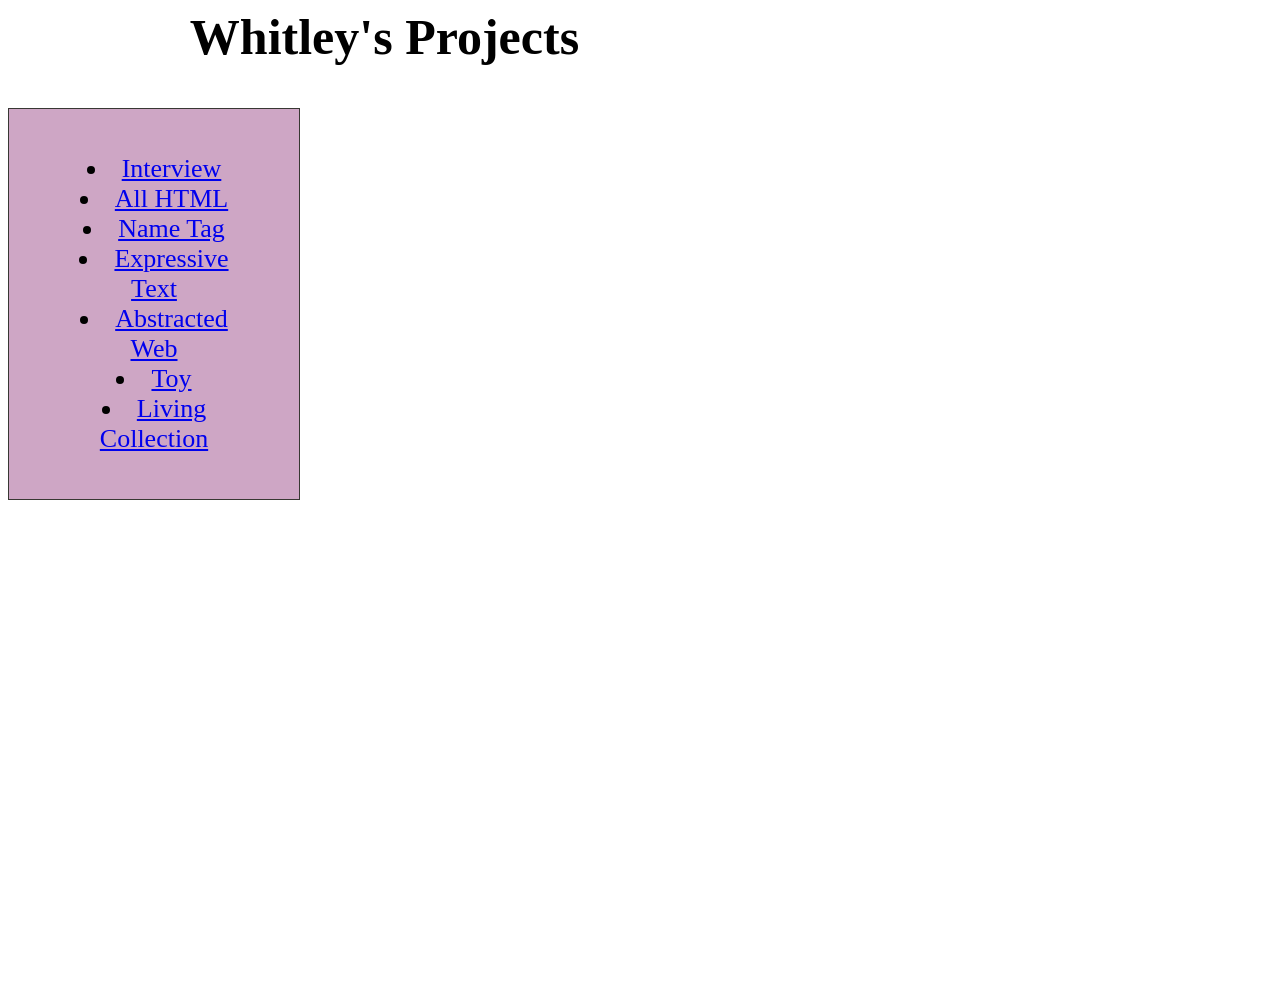
<file: index.html>
<html>
    <head>
    <title>Whitley's homepage</title>
    
    <link rel="stylesheet" href="css/style.css">
    
    </head>

    <body>
        
        <section id="list-container">
        <h1>Whitley's Projects</h1>

        <ul>
            <li> <a href="whitley-darby-interview-proj-1/sites/index.html">Interview</a></li>
            <li> <a href="whitley-darby-all-html-proj-2/sites/index.html">All HTML</a></li>
            <li> <a href="whitley-darby-name-tag-proj-3/index.html">Name Tag</a></li>
            <li> <a href="whitley-darby-expressive-text-proj-4/index.html">Expressive Text</a></li>
            <li> <a href="whitley-darby-abstracted-web-proj-5/index.html">Abstracted Web</a></li>
            <li> <a href="whitley-darby-toy-proj-6/index.html">Toy</a></li>
            <li> <a href="whitley-darby-living-collection-proj-7/index.html">Living Collection</a></li>

        </ul>

    </section>

    </body>

</html>
</file>
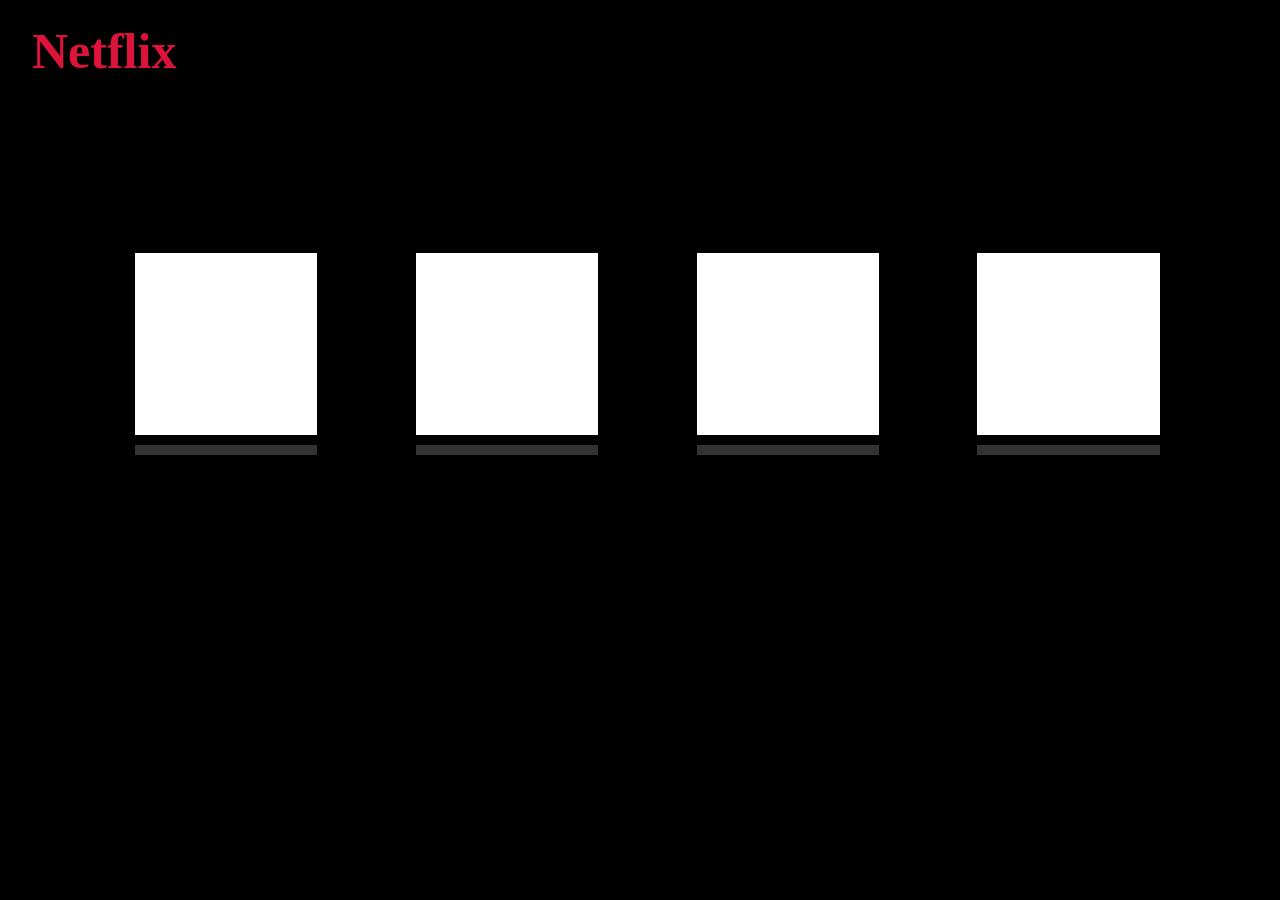
<file: whitley-darby-abstracted-web-proj-5/index.html>
<!DOCTYPE html>
<html>
    
    <head>
        <title>Abstracted Web</title>
    
        <link rel="stylesheet" href="css/style.css">
    
    </head>

    <body>

        <nav id="start-page">
            <h1 id="logo">Netflix</a></h1>
            
        </nav>
       
        <main>
            
            <aside>
                <ul>
                    <li>
                        <!-- white square -->
                        <div class="profile-pic"></div>

                        <!-- nametag square -->
                        <div class="names"></div>
                    </li>
                    
                   
                    <li> 
                        <a href="homepage.html"> 
                           <!-- white square -->
                            <div class="profile-pic"></div>

                            <!-- nametag square -->
                            <div class="names"></div>
                        </a>
                    </li> 
                    
                    <li>
                        <!-- white square -->
                        <div class="profile-pic"></div>

                        <!-- nametag square -->
                        <div class="names"></div>
                    </li>
                    
                    <li>
                        <!-- white square -->
                        <div class="profile-pic"></div>

                        <!-- nametag square -->
                        <div class="names"></div>
                    </li>
                </ul>

                <!-- <ul class="name-tags">
                    <li><div class="names"></div></li>
                    <li><div class="names"></div></li>
                    <li><div class="names"></div></li>
                    <li><div class="names"></div></li>
                </ul> -->

                
            </aside>
        
        </main>

    
    </body>

</html>
</file>
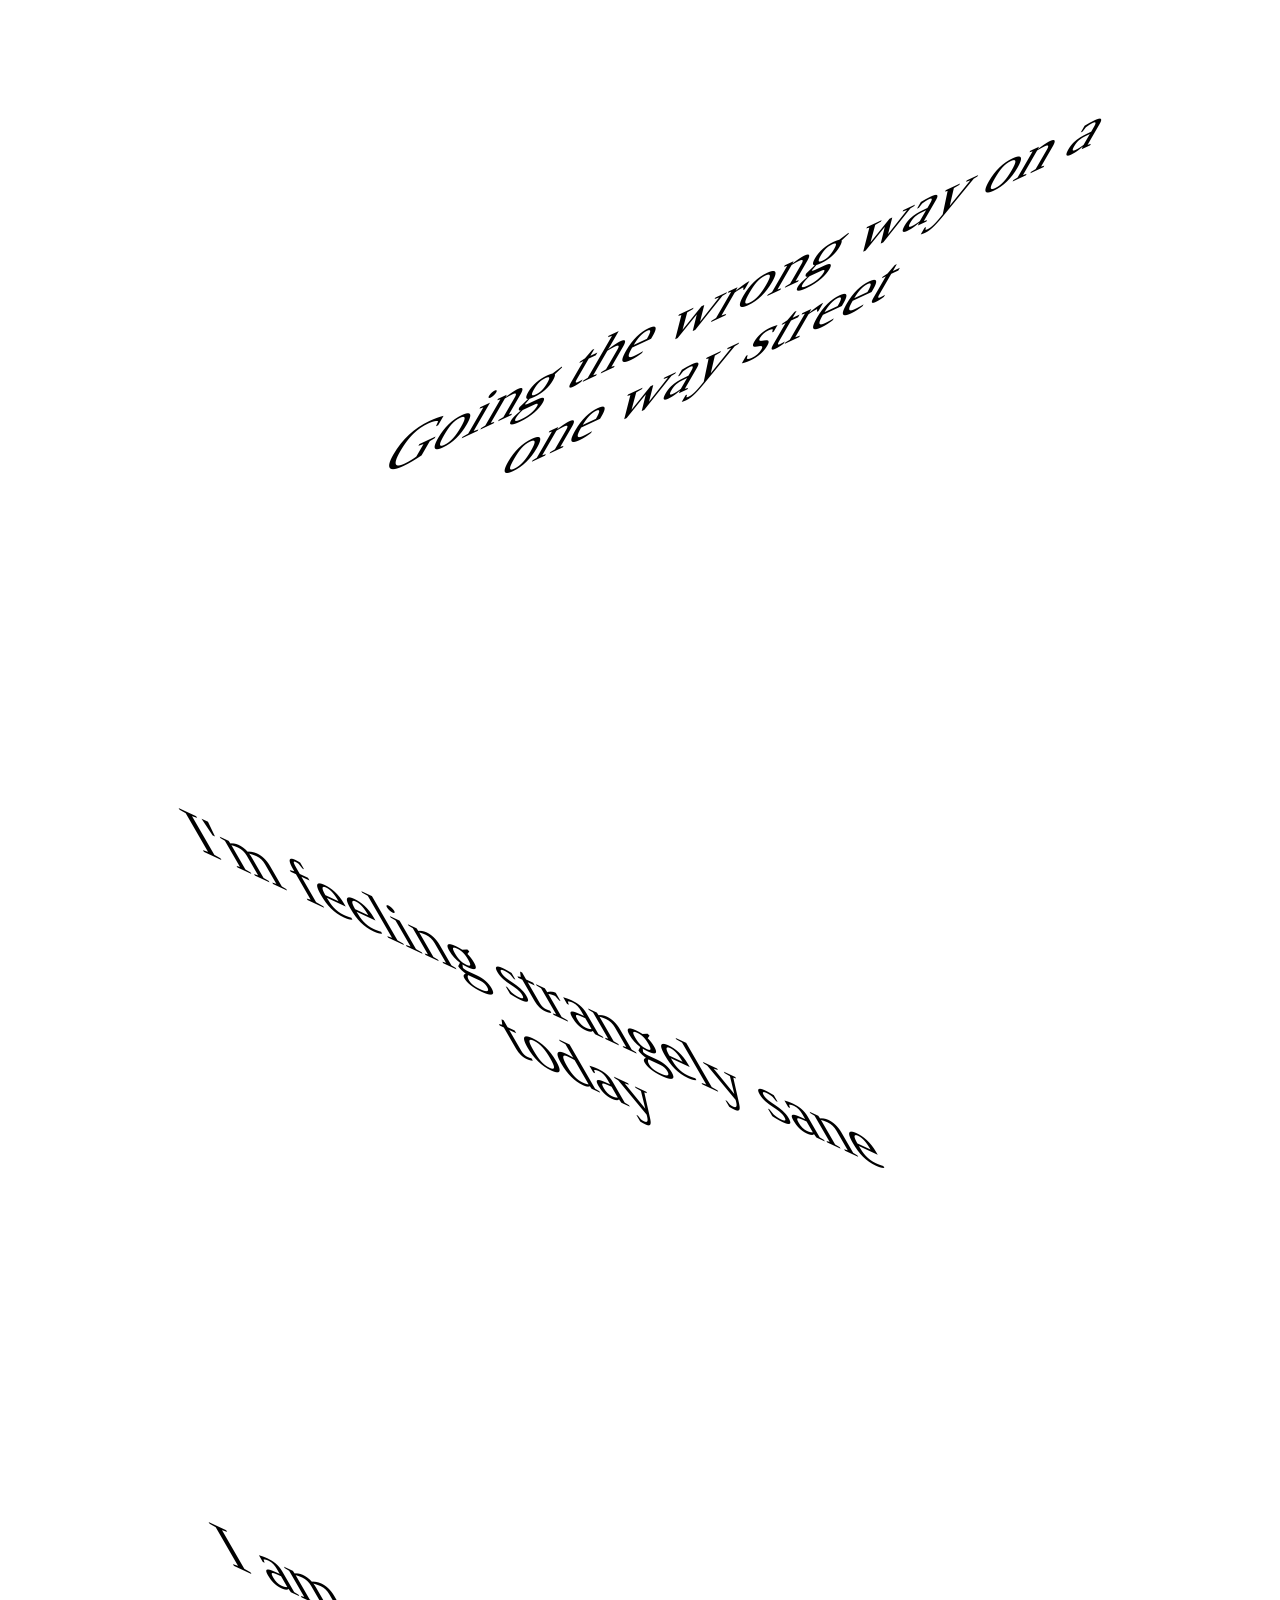
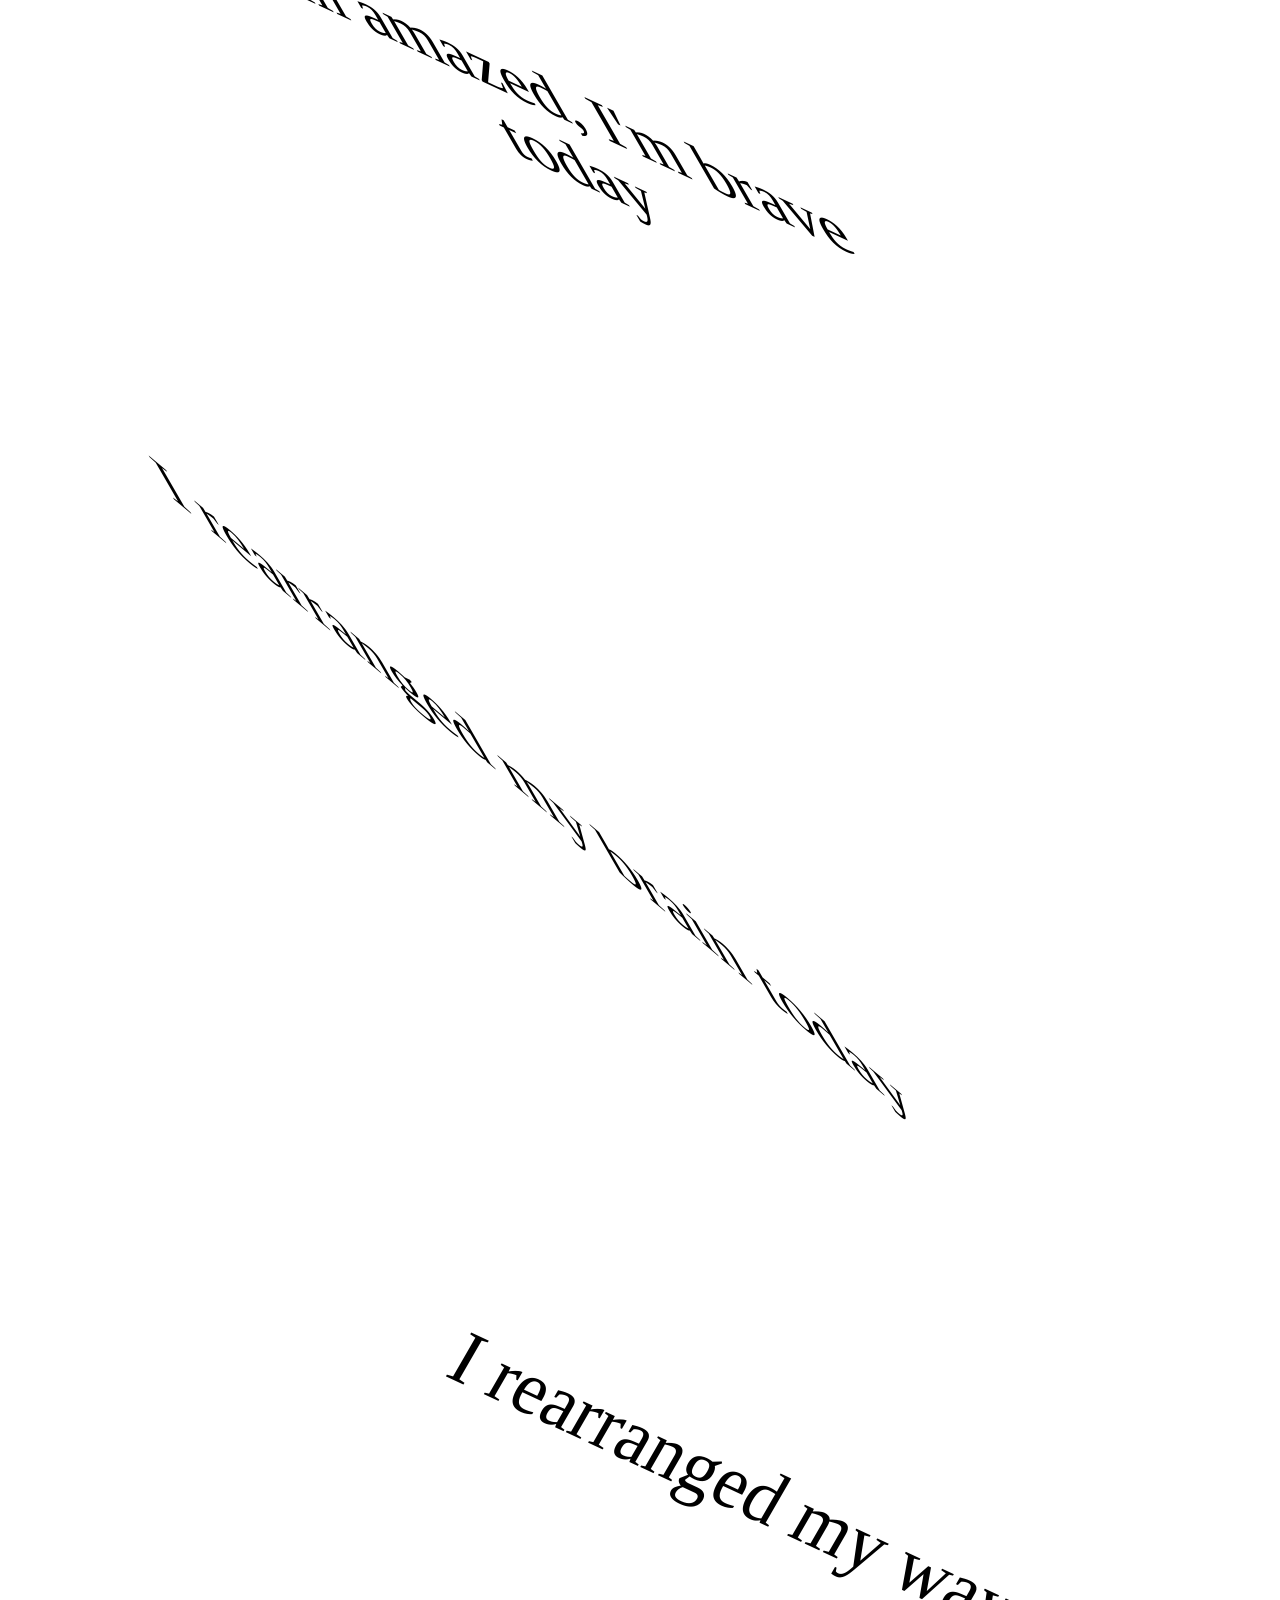
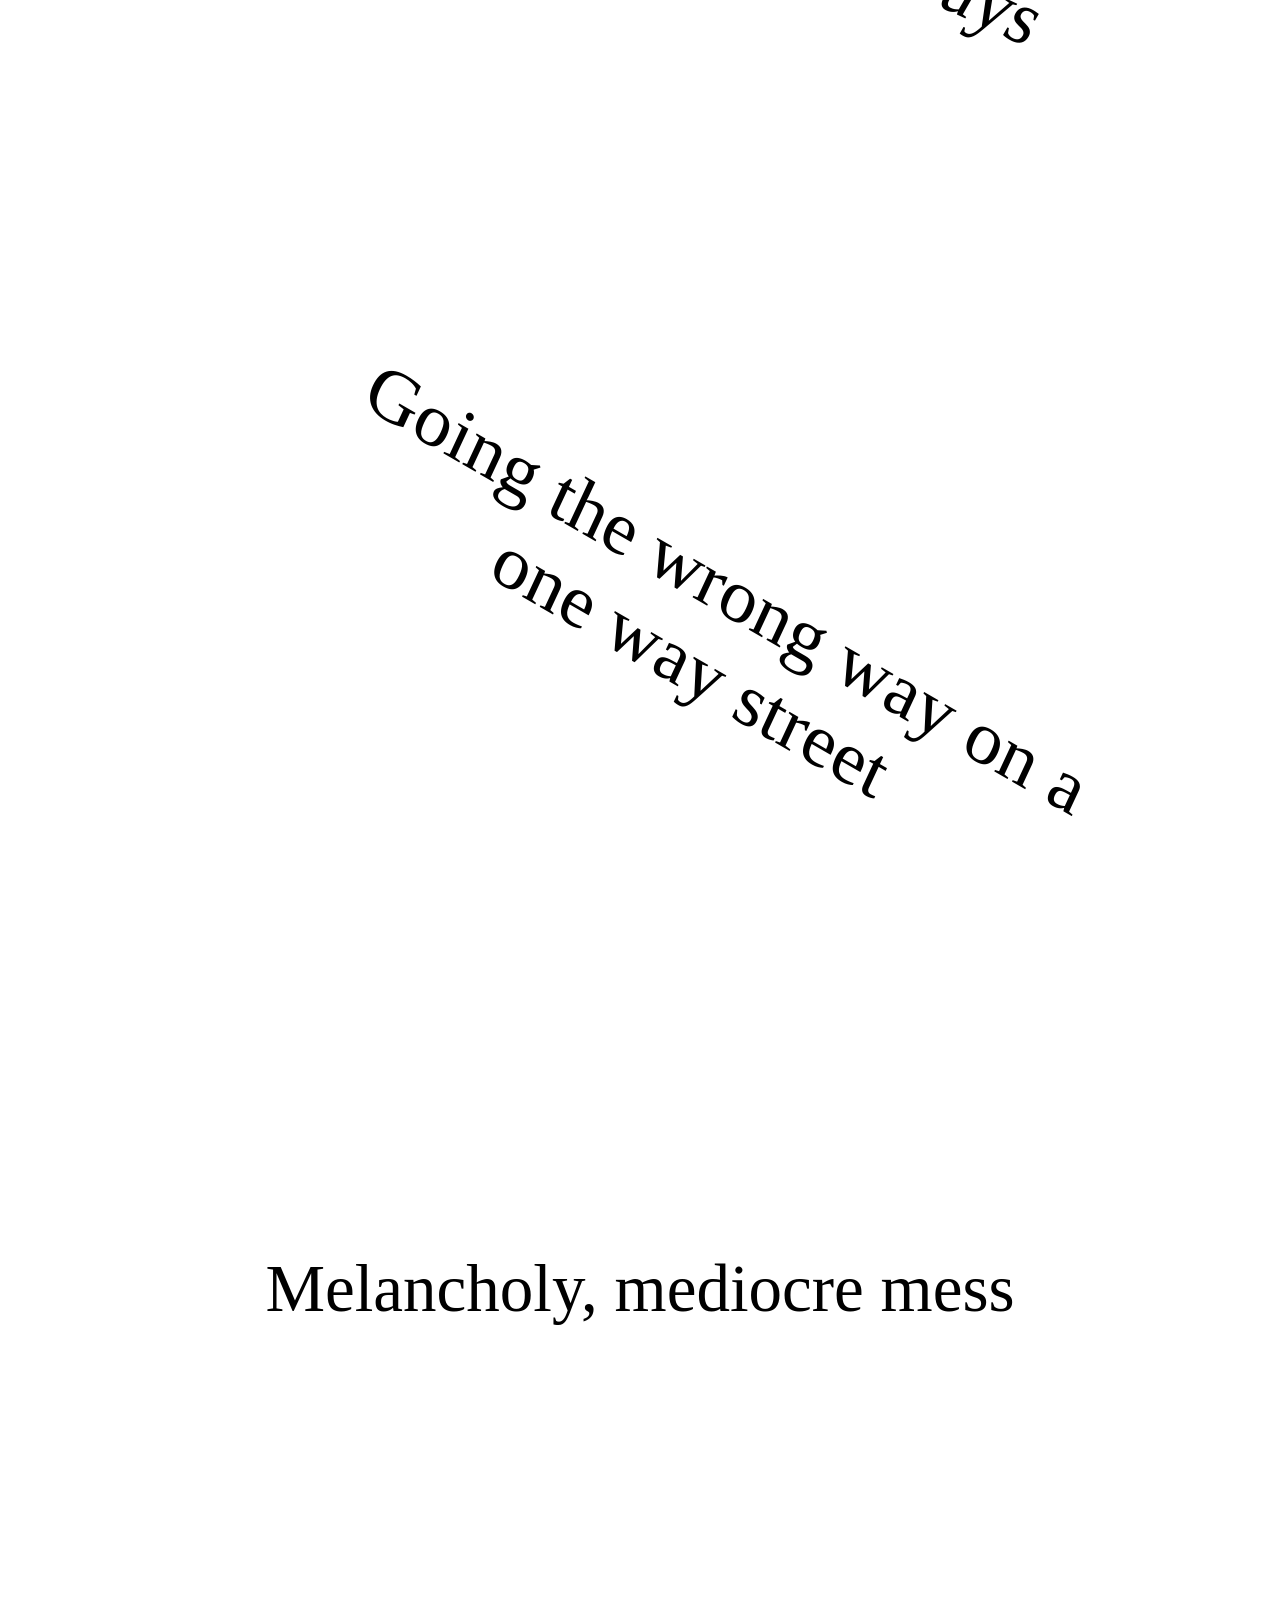
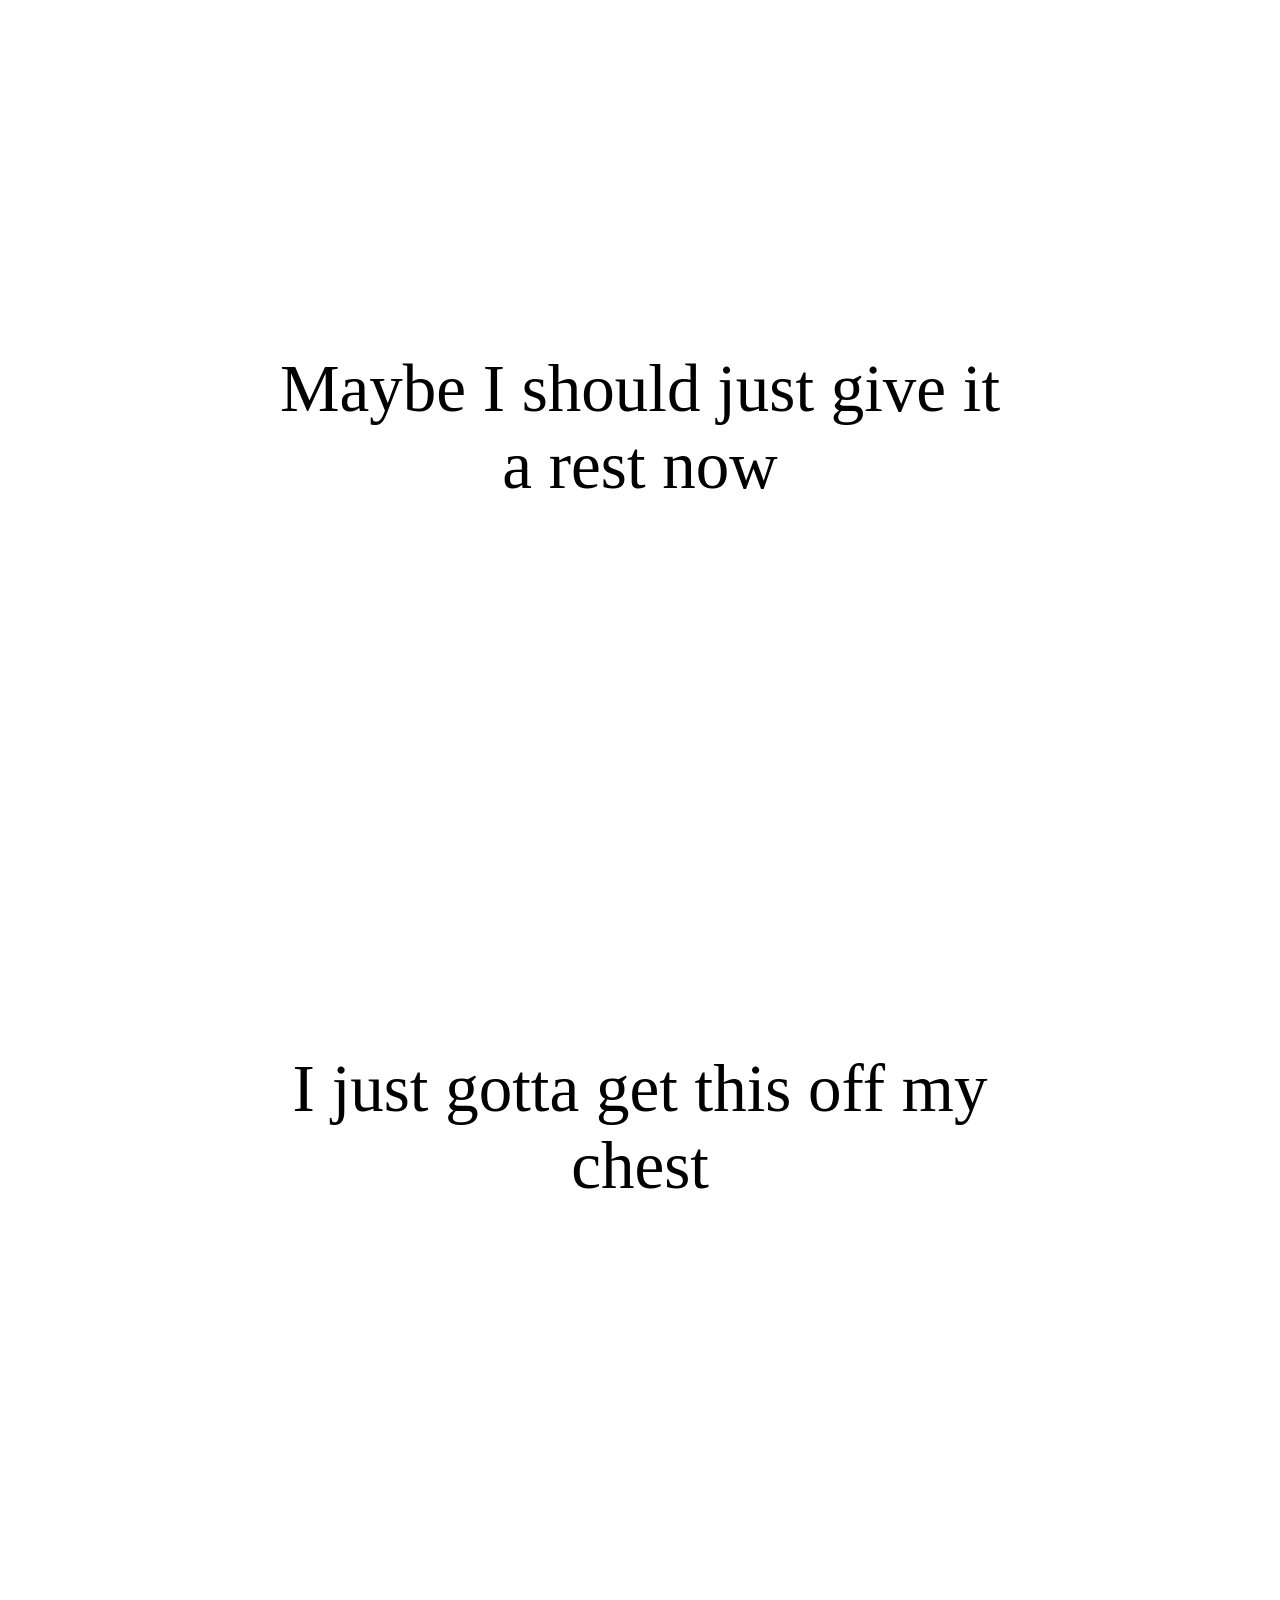
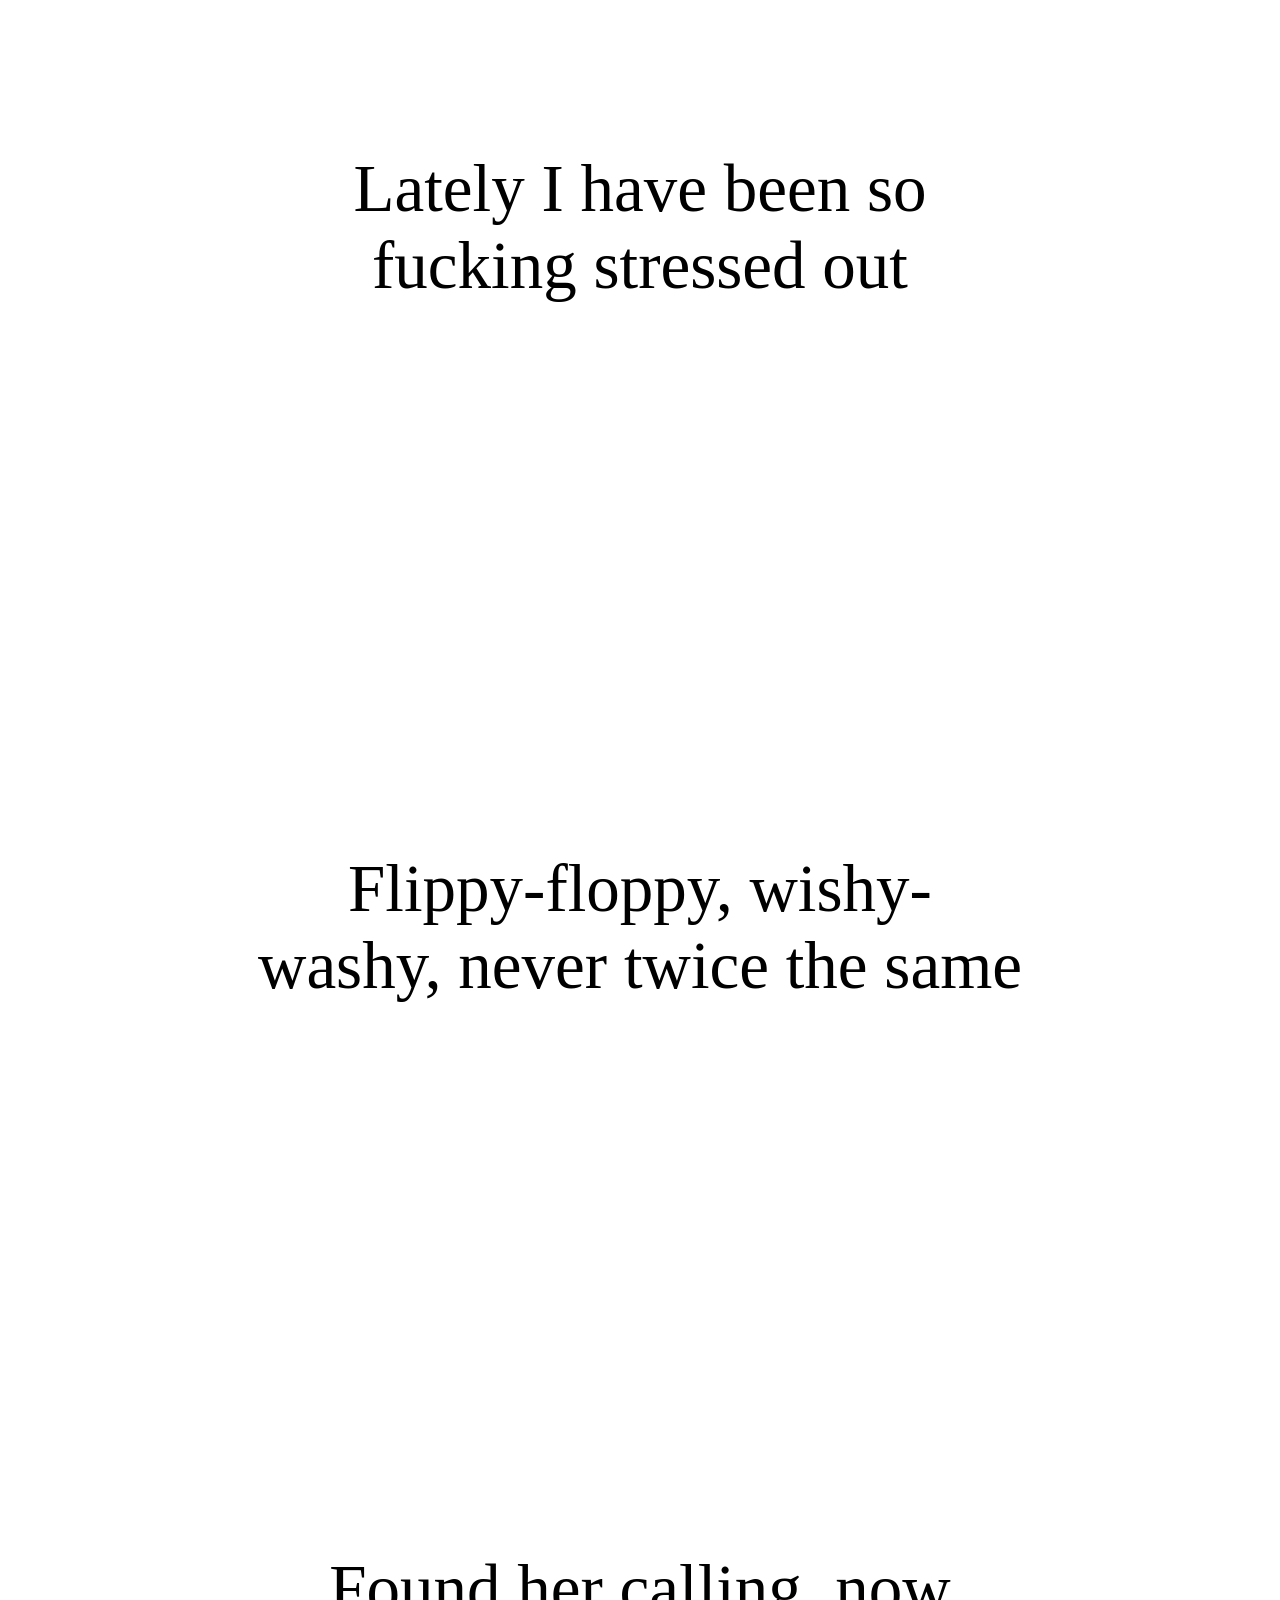
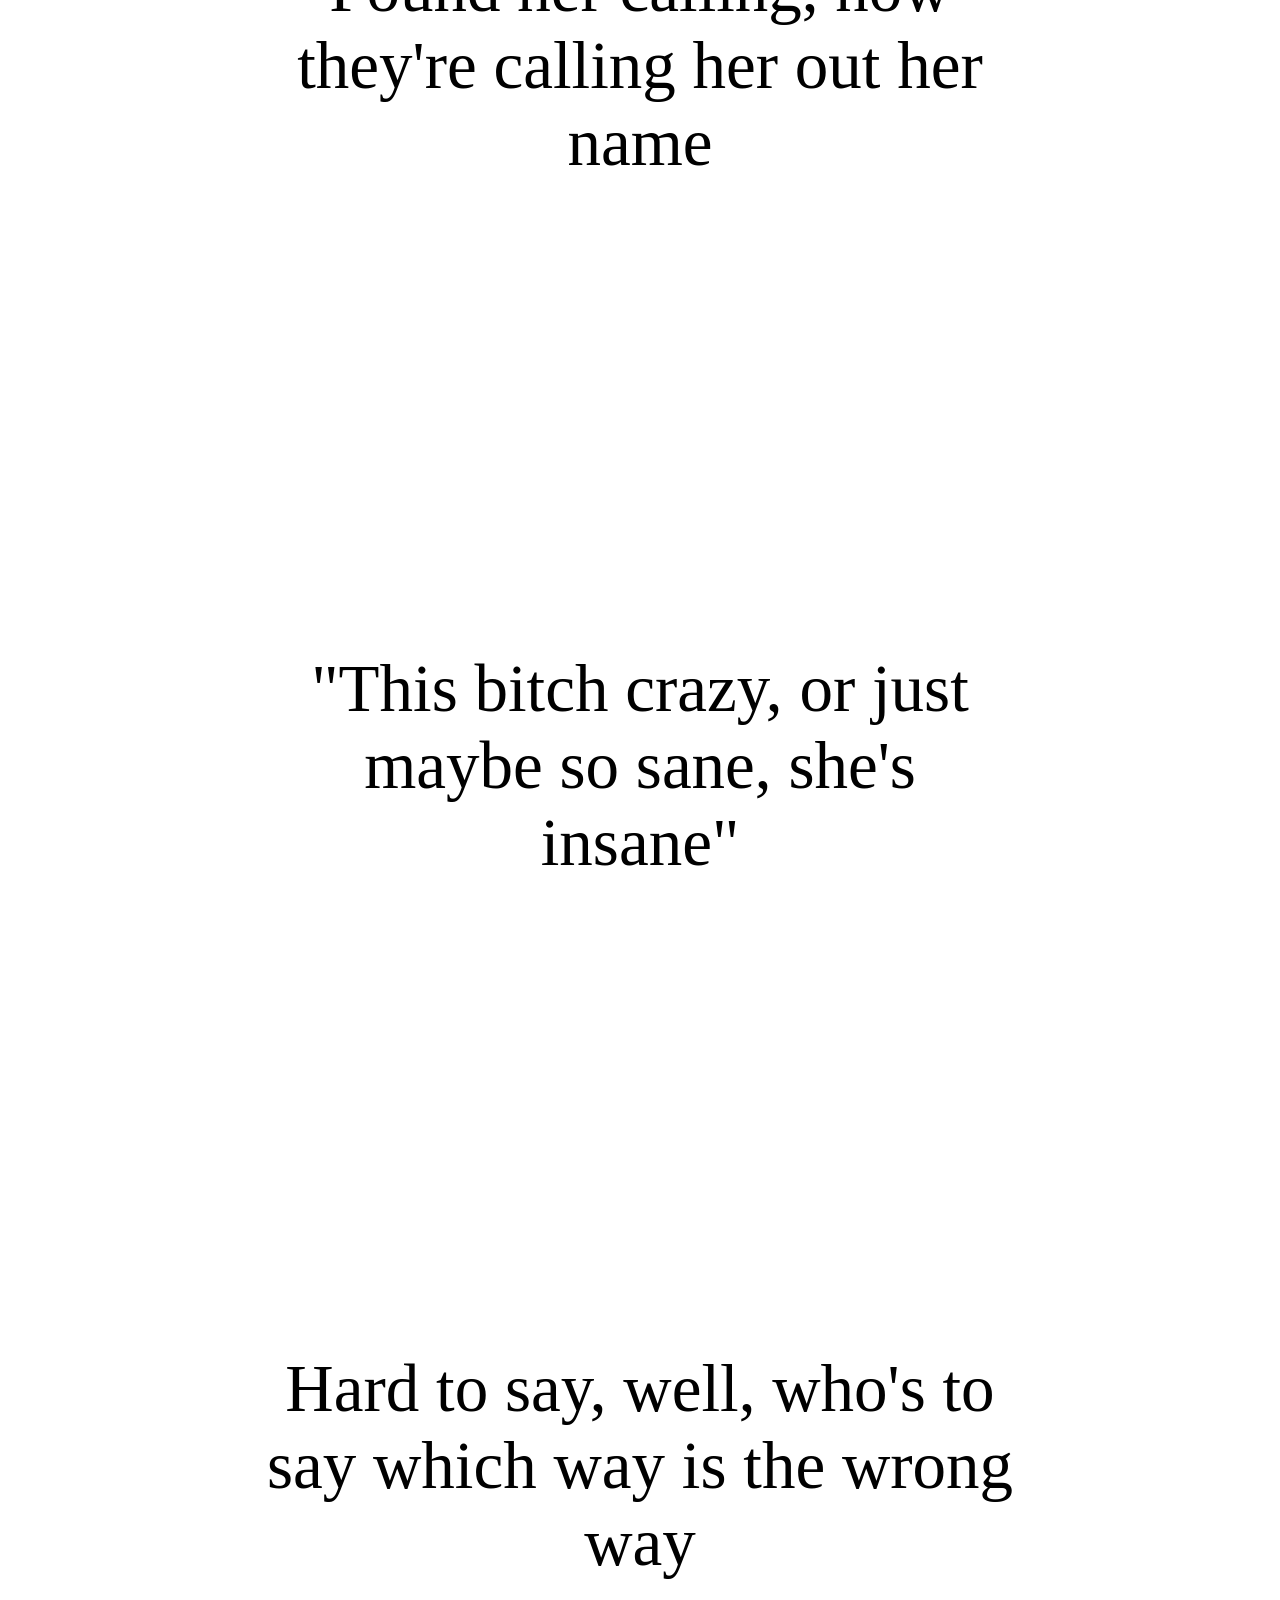
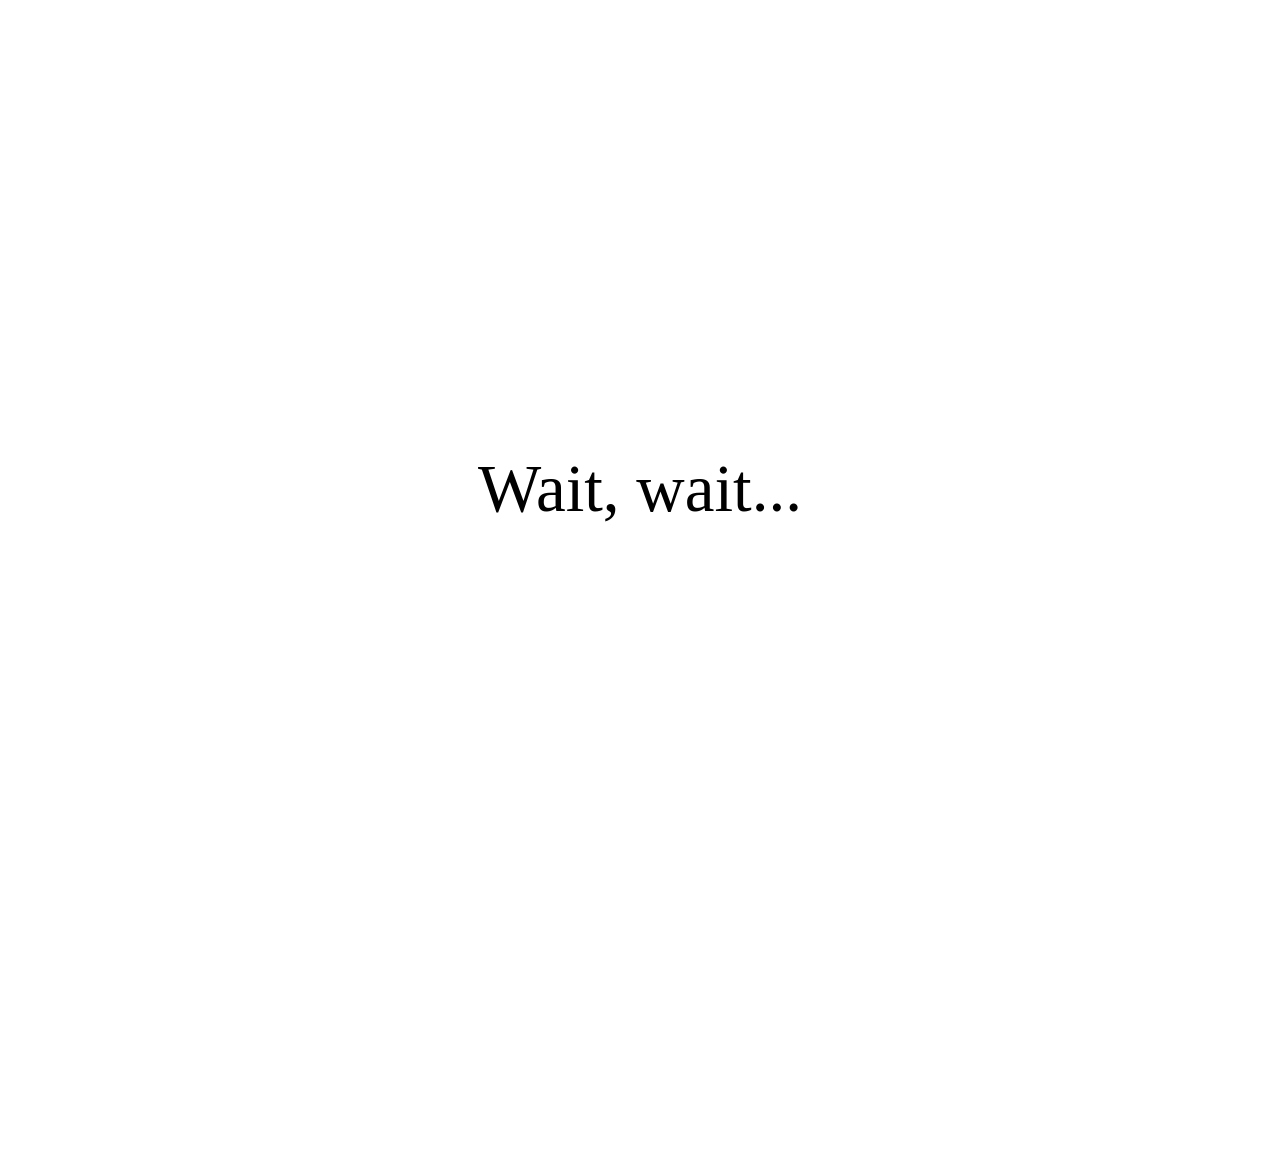
<file: whitley-darby-expressive-text-proj-4/index.html>
<!DOCTYPE html>
<html>
    
    <head>
        <title></title>
    
        <link rel="stylesheet" href="Css/style.css">
    
    </head>

    <body>
        <section id="verse-1">
            <p>Going the wrong way on a one way street</p>
            <p>I'm feeling strangely sane today</p>
            <p>I am amazed, I'm brave today</p>
            <p>I rearranged my brain today</p>
            <p>I rearranged my ways</p>
            <p>Going the wrong way on a one way street</p>
        </section>
        
        <section id="verse-2">
            <p>Melancholy, mediocre <span>mess</span> </p>
            <p>Maybe I should just give it a <span>rest now</span></p>
            <p>I just gotta get this <span>off</span> my chest</p>
            <p>Lately I have been so <span>fucking stressed out</span> </p>
            <p> <span>Flippy-floppy, wishy-washy,</span> never twice the same</p>
            <p>Found her calling, now they're <span>calling her out her name</span> </p>
            <p>"This bitch <span>crazy,</span> or just maybe so <span>sane,</span> she's <span>insane</span>"</p>
            <p>Hard to say, well, who's to say which way is the <span>wrong way</span></p>
            <p>Wait, <span>wait...</span> </p>
        </section>

    
    </body>

</html>
</file>
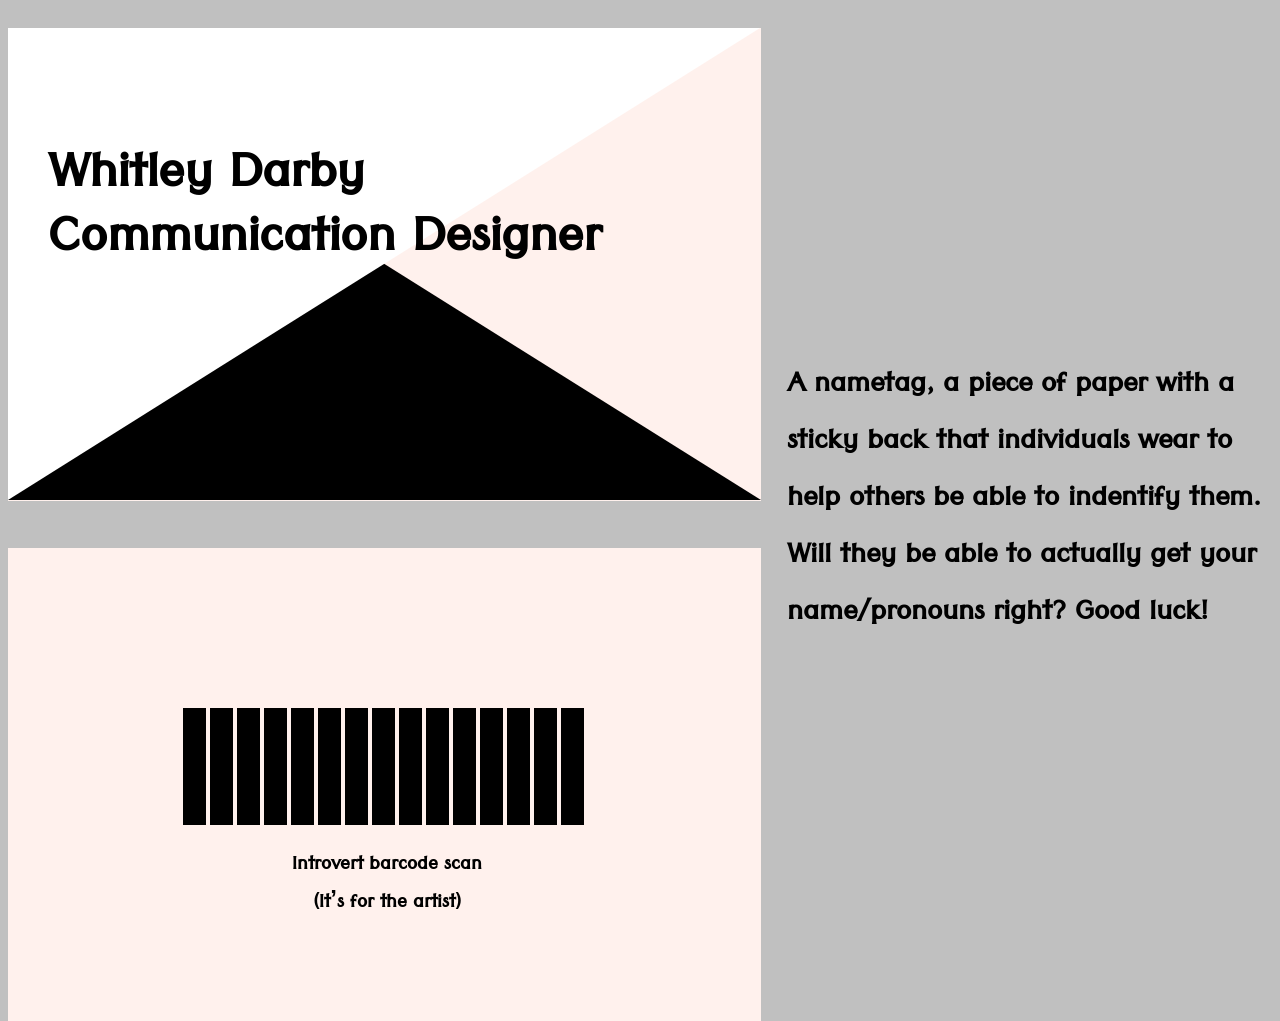
<file: whitley-darby-name-tag-proj-3/index.html>
<!DOCTYPE html>
<html>
    <head>
        <title>Designer Name Tag</title>

        <link rel="stylesheet" href="css/style.css">
        <link href="https://fonts.googleapis.com/css2?family=Tenali+Ramakrishna&display=swap" rel="stylesheet">
    </head>
    
    <body>
       
        <section id="writing">
            <h5>A nametag, a piece of paper with a sticky back that
                individuals wear to help others be able to indentify them.
                Will they be able to actually get your name/pronouns right? 
                Good luck!
            </h5>
        </section>
        
        <section id="nametag-container">
            <div id="shapes">
                <div class="vectorshape-2">
                    <span></span>
                </div>
    
                <div class="vectorshape-1">
                    <span></span>
                </div>
            </div>

            <div id="text">
                <h1>Whitley Darby</h1>
                <h2>Communication Designer</h2>
            </div>
            
        </section>
        
        <section id="backcontainer">
            <div id="backtext">
            <h3>Introvert barcode scan</h3>
            <h4>(It’s for the artist)</h4>
            </div>
            
         <div class="barcode-container">
            
            <div id="barcode">
                <span></span>
                <span></span>
                <span></span>
                <span></span>
                <span></span>
                <span></span>
                <span></span>
                <span></span>
                <span></span>
                <span></span>
                <span></span>
                <span></span>
                <span></span>
                <span></span>
                <span></span>
            </div>

         </div>

         
    </section>

    </body>
</html>
</file>
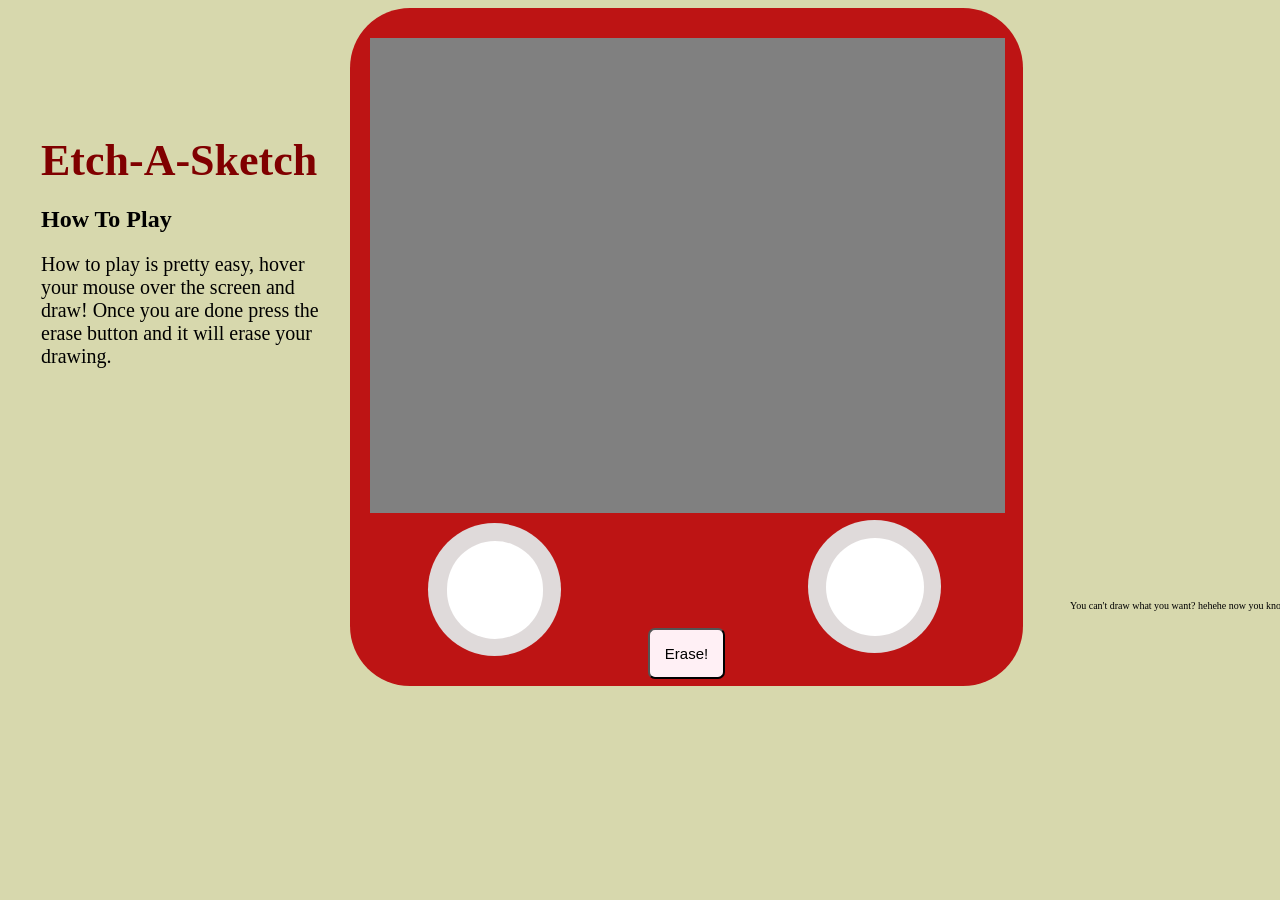
<file: whitley-darby-toy-proj-6/index.html>
<!DOCTYPE html>
<html> 
    <head>
        <title>Etch A Sketch</title>
        <meta name="viewport" content="width=device-width, initial-scale=1.0">
        <link rel="stylesheet" href="css/style.css">
        <script src="js/global.js"></script>

    </head>
   
    <body>

        <section id="instructions">
            <h1>Etch-A-Sketch</h1>
            <h2>How To Play</h2>
            
            <p> How to play is pretty easy, hover your mouse over the screen and draw!
                Once you are done press the erase button and it will erase your drawing.
            </p>
        </section>

        <section id="why-you-can-not-draw-what-you-want">
            <p>You can't draw what you want? hehehe now you know how I felt as a kid.</p>
        </section>

        <section id="toy-body">
            <div id="shapes">
                <div class="grid-container">
                    <span class="square grey" data-hovered="false"></span>
                    <span class="square grey" data-hovered="false"></span>
                    <span class="square grey" data-hovered="false"></span>
                    <span class="square grey" data-hovered="false"></span>
                    <span class="square grey" data-hovered="false"></span>
                    <span class="square grey" data-hovered="false"></span>
                    <span class="square grey" data-hovered="false"></span>
                    <span class="square grey" data-hovered="false"></span>
                    <span class="square grey" data-hovered="false"></span>
                    <span class="square grey" data-hovered="false"></span>
                    <span class="square grey" data-hovered="false"></span>
                    <span class="square grey" data-hovered="false"></span>
                    <span class="square grey" data-hovered="false"></span>
                    <span class="square grey" data-hovered="false"></span>
                    <span class="square grey" data-hovered="false"></span>
                    <span class="square grey" data-hovered="false"></span>
                    <span class="square grey" data-hovered="false"></span>
                    <span class="square grey" data-hovered="false"></span>
                    <span class="square grey" data-hovered="false"></span>
                    <span class="square grey" data-hovered="false"></span>
                    <span class="square grey" data-hovered="false"></span>
                    <span class="square grey" data-hovered="false"></span>
                    <span class="square black" data-hovered="false"></span>
                    <span class="square black" data-hovered="false"></span>
                    <span class="square black" data-hovered="false"></span>
                    <span class="square black" data-hovered="false"></span>
                    <span class="square black" data-hovered="false"></span>
                    <span class="square grey" data-hovered="false"></span>
                    <span class="square grey" data-hovered="false"></span>
                    <span class="square grey" data-hovered="false"></span>
                    <span class="square grey" data-hovered="false"></span>
                    <span class="square grey" data-hovered="false"></span>
                    <span class="square grey" data-hovered="false"></span>
                    <span class="square grey" data-hovered="false"></span>
                    <span class="square grey" data-hovered="false"></span>
                    <span class="square black" data-hovered="false"></span>
                    <span class="square black" data-hovered="false"></span>
                    <span class="square black" data-hovered="false"></span>
                    <span class="square black" data-hovered="false"></span>
                    <span class="square grey" data-hovered="false"></span>
                    <span class="square grey" data-hovered="false"></span>
                    <span class="square grey" data-hovered="false"></span>
                    <span class="square black" data-hovered="false"></span>
                    <span class="square grey" data-hovered="false"></span>
                    <span class="square grey" data-hovered="false"></span>
                    <span class="square black" data-hovered="false"></span>
                    <span class="square black" data-hovered="false"></span>
                    <span class="square black" data-hovered="false"></span>
                    <span class="square grey" data-hovered="false"></span>
                    <span class="square grey" data-hovered="false"></span>
                    <span class="square grey" data-hovered="false"></span>
                    <span class="square grey" data-hovered="false"></span>
                    <span class="square grey" data-hovered="false"></span>
                    <span class="square black" data-hovered="false"></span>
                    <span class="square black" data-hovered="false"></span>
                    <span class="square black" data-hovered="false"></span>
                    <span class="square black" data-hovered="false"></span>
                    <span class="square grey" data-hovered="false"></span>
                    <span class="square grey" data-hovered="false"></span>
                    <span class="square grey" data-hovered="false"></span>
                    <span class="square grey" data-hovered="false"></span>
                    <span class="square grey" data-hovered="false"></span>
                    <span class="square black" data-hovered="false"></span>
                    <span class="square grey" data-hovered="false"></span>
                    <span class="square grey" data-hovered="false"></span>
                    <span class="square grey" data-hovered="false"></span>
                    <span class="square black" data-hovered="false"></span>
                    <span class="square grey" data-hovered="false"></span>
                    <span class="square grey" data-hovered="false"></span>
                    <span class="square grey" data-hovered="false"></span>
                    <span class="square grey" data-hovered="false"></span>
                    <span class="square grey" data-hovered="false"></span>
                    <span class="square grey" data-hovered="false"></span>
                    <span class="square grey" data-hovered="false"></span>
                    <span class="square grey" data-hovered="false"></span>
                    <span class="square grey" data-hovered="false"></span>
                    <span class="square grey" data-hovered="false"></span>
                    <span class="square grey" data-hovered="false"></span>
                    <span class="square grey" data-hovered="false"></span>
                    <span class="square grey" data-hovered="false"></span>
                    <span class="square grey" data-hovered="false"></span>
                    <span class="square grey" data-hovered="false"></span>
                    <span class="square black" data-hovered="false"></span>
                    <span class="square grey" data-hovered="false"></span>
                    <span class="square grey" data-hovered="false"></span>
                    <span class="square grey" data-hovered="false"></span>
                    <span class="square black" data-hovered="false"></span>
                    <span class="square black" data-hovered="false"></span>
                    <span class="square black" data-hovered="false"></span>
                    <span class="square grey" data-hovered="false"></span>
                    <span class="square grey" data-hovered="false"></span>
                    <span class="square grey" data-hovered="false"></span>
                    <span class="square grey" data-hovered="false"></span>
                    <span class="square grey" data-hovered="false"></span>
                    <span class="square grey" data-hovered="false"></span>
                    <span class="square grey" data-hovered="false"></span>
                    <span class="square grey" data-hovered="false"></span>
                    <span class="square grey" data-hovered="false"></span>
                    <span class="square grey" data-hovered="false"></span>
                    <span class="square grey" data-hovered="false"></span>
                    <span class="square grey" data-hovered="false"></span>
                    <span class="square grey" data-hovered="false"></span>
                    <span class="square black" data-hovered="false"></span>
                    <span class="square grey" data-hovered="false"></span>
                    <span class="square grey" data-hovered="false"></span>
                    <span class="square grey" data-hovered="false"></span>
                    <span class="square black" data-hovered="false"></span>
                    <span class="square grey" data-hovered="false"></span>
                    <span class="square grey" data-hovered="false"></span>
                    <span class="square grey" data-hovered="false"></span>
                    <span class="square grey" data-hovered="false"></span>
                    <span class="square grey" data-hovered="false"></span>
                    <span class="square grey" data-hovered="false"></span>
                    <span class="square grey" data-hovered="false"></span>
                    <span class="square grey" data-hovered="false"></span>
                    <span class="square grey" data-hovered="false"></span>
                    <span class="square grey" data-hovered="false"></span>
                    <span class="square grey" data-hovered="false"></span>
                    <span class="square grey" data-hovered="false"></span>
                    <span class="square grey" data-hovered="false"></span>
                    <span class="square grey" data-hovered="false"></span>
                    <span class="square grey" data-hovered="false"></span>
                    <span class="square black" data-hovered="false"></span>
                    <span class="square grey" data-hovered="false"></span>
                    <span class="square grey" data-hovered="false"></span>
                    <span class="square grey" data-hovered="false"></span>
                    <span class="square grey" data-hovered="false"></span>
                    <span class="square grey" data-hovered="false"></span>
                    <span class="square grey" data-hovered="false"></span>
                    <span class="square grey" data-hovered="false"></span>
                    <span class="square grey" data-hovered="false"></span>
                    <span class="square grey" data-hovered="false"></span>
                    <span class="square grey" data-hovered="false"></span>
                    <span class="square grey" data-hovered="false"></span>
                    <span class="square grey" data-hovered="false"></span>
                    <span class="square grey" data-hovered="false"></span>
                    <span class="square grey" data-hovered="false"></span>
                    <span class="square grey" data-hovered="false"></span>
                    <span class="square grey" data-hovered="false"></span>
                    <span class="square grey" data-hovered="false"></span>
                    <span class="square grey" data-hovered="false"></span>
                    <span class="square grey" data-hovered="false"></span>
                    <span class="square black" data-hovered="false"></span>
                    <span class="square grey" data-hovered="false"></span>
                    <span class="square grey" data-hovered="false"></span>
                    <span class="square grey" data-hovered="false"></span>
                    <span class="square grey" data-hovered="false"></span>
                    <span class="square grey" data-hovered="false"></span>
                    <span class="square grey" data-hovered="false"></span>
                    <span class="square grey" data-hovered="false"></span>
                    <span class="square grey" data-hovered="false"></span>
                    <span class="square grey" data-hovered="false"></span>
                    <span class="square grey" data-hovered="false"></span>
                    <span class="square grey" data-hovered="false"></span>
                    <span class="square grey" data-hovered="false"></span>
                    <span class="square grey" data-hovered="false"></span>
                    <span class="square grey" data-hovered="false"></span>
                    <span class="square grey" data-hovered="false"></span>
                    <span class="square grey" data-hovered="false"></span>
                    <span class="square grey" data-hovered="false"></span>
                    <span class="square grey" data-hovered="false"></span>
                    <span class="square grey" data-hovered="false"></span>
                    <span class="square black" data-hovered="false"></span>
                    <span class="square grey" data-hovered="false"></span>
                    <span class="square grey" data-hovered="false"></span>
                    <span class="square grey" data-hovered="false"></span>
                    <span class="square grey" data-hovered="false"></span>
                    <span class="square grey" data-hovered="false"></span>
                    <span class="square grey" data-hovered="false"></span>
                    <span class="square grey" data-hovered="false"></span>
                    <span class="square grey" data-hovered="false"></span>
                    <span class="square grey" data-hovered="false"></span>
                    <span class="square grey" data-hovered="false"></span>
                    <span class="square grey" data-hovered="false"></span>
                    <span class="square black" data-hovered="false"></span>
                    <span class="square grey" data-hovered="false"></span>
                    <span class="square grey" data-hovered="false"></span>
                    <span class="square grey" data-hovered="false"></span>
                    <span class="square grey" data-hovered="false"></span>
                    <span class="square grey" data-hovered="false"></span>
                    <span class="square grey" data-hovered="false"></span>
                    <span class="square grey" data-hovered="false"></span>
                    <span class="square black" data-hovered="false"></span>
                    <span class="square black" data-hovered="false"></span>
                    <span class="square black" data-hovered="false"></span>
                    <span class="square black" data-hovered="false"></span>
                    <span class="square black" data-hovered="false"></span>
                    <span class="square black" data-hovered="false"></span>
                    <span class="square black" data-hovered="false"></span>
                    <span class="square black" data-hovered="false"></span>
                    <span class="square black" data-hovered="false"></span>
                    <span class="square black" data-hovered="false"></span>
                    <span class="square grey" data-hovered="false"></span>
                    <span class="square grey" data-hovered="false"></span>
                    <span class="square black" data-hovered="false"></span>
                    <span class="square grey" data-hovered="false"></span>
                    <span class="square grey" data-hovered="false"></span>
                    <span class="square grey" data-hovered="false"></span>
                    <span class="square grey" data-hovered="false"></span>
                    <span class="square grey" data-hovered="false"></span>
                    <span class="square grey" data-hovered="false"></span>
                    <span class="square grey" data-hovered="false"></span>
                    <span class="square grey" data-hovered="false"></span>
                    <span class="square grey" data-hovered="false"></span>
                    <span class="square black" data-hovered="false"></span>
                    <span class="square grey" data-hovered="false"></span>
                    <span class="square grey" data-hovered="false"></span>
                    <span class="square grey" data-hovered="false"></span>
                    <span class="square grey" data-hovered="false"></span>
                    <span class="square grey" data-hovered="false"></span>
                    <span class="square grey" data-hovered="false"></span>
                    <span class="square black" data-hovered="false"></span>
                    <span class="square grey" data-hovered="false"></span>
                    <span class="square grey" data-hovered="false"></span>
                    <span class="square black" data-hovered="false"></span>
                    <span class="square grey" data-hovered="false"></span>
                    <span class="square grey" data-hovered="false"></span>
                    <span class="square grey" data-hovered="false"></span>
                    <span class="square grey" data-hovered="false"></span>
                    <span class="square grey" data-hovered="false"></span>
                    <span class="square grey" data-hovered="false"></span>
                    <span class="square grey" data-hovered="false"></span>
                    <span class="square grey" data-hovered="false"></span>
                    <span class="square grey" data-hovered="false"></span>
                    <span class="square black" data-hovered="false"></span>
                    <span class="square black" data-hovered="false"></span>
                    <span class="square black" data-hovered="false"></span>
                    <span class="square black" data-hovered="false"></span>
                    <span class="square black" data-hovered="false"></span>
                    <span class="square black" data-hovered="false"></span>
                    <span class="square black" data-hovered="false"></span>
                    <span class="square black" data-hovered="false"></span>
                    <span class="square black" data-hovered="false"></span>
                    <span class="square grey" data-hovered="false"></span>
                    <span class="square black" data-hovered="false"></span>
                    <span class="square grey" data-hovered="false"></span>
                    <span class="square grey" data-hovered="false"></span>
                    <span class="square grey" data-hovered="false"></span>
                    <span class="square grey" data-hovered="false"></span>
                    <span class="square grey" data-hovered="false"></span>
                    <span class="square grey" data-hovered="false"></span>
                    <span class="square grey" data-hovered="false"></span>
                    <span class="square grey" data-hovered="false"></span>
                    <span class="square grey" data-hovered="false"></span>
                    <span class="square grey" data-hovered="false"></span>
                    <span class="square black" data-hovered="false"></span>
                    <span class="square grey" data-hovered="false"></span>
                    <span class="square grey" data-hovered="false"></span>
                    <span class="square grey" data-hovered="false"></span>
                    <span class="square grey" data-hovered="false"></span>
                    <span class="square grey" data-hovered="false"></span>
                    <span class="square grey" data-hovered="false"></span>
                    <span class="square black" data-hovered="false"></span>
                    <span class="square black" data-hovered="false"></span>
                    <span class="square black" data-hovered="false"></span>
                    <span class="square grey" data-hovered="false"></span>
                    <span class="square grey" data-hovered="false"></span>
                    <span class="square grey" data-hovered="false"></span>
                    <span class="square grey" data-hovered="false"></span>
                    <span class="square grey" data-hovered="false"></span>
                    <span class="square grey" data-hovered="false"></span>
                    <span class="square grey" data-hovered="false"></span>
                    <span class="square grey" data-hovered="false"></span>
                    <span class="square grey" data-hovered="false"></span>
                    <span class="square grey" data-hovered="false"></span>
                    <span class="square grey" data-hovered="false"></span>
                    <span class="square grey" data-hovered="false"></span>
                    <span class="square grey" data-hovered="false"></span>
                    <span class="square grey" data-hovered="false"></span>
                    <span class="square grey" data-hovered="false"></span>
                    <span class="square grey" data-hovered="false"></span>
                    <span class="square grey" data-hovered="false"></span>
                    <span class="square grey" data-hovered="false"></span>
                    <span class="square grey" data-hovered="false"></span>
                    <span class="square black" data-hovered="false"></span>
                    <span class="square black" data-hovered="false"></span>
                    <span class="square black" data-hovered="false"></span>
                    <span class="square grey" data-hovered="false"></span>
                    <span class="square grey" data-hovered="false"></span>
                    <span class="square grey" data-hovered="false"></span>
                    <span class="square grey" data-hovered="false"></span>
                    <span class="square grey" data-hovered="false"></span>
                    <span class="square grey" data-hovered="false"></span>
                    <span class="square grey" data-hovered="false"></span>
                    <span class="square grey" data-hovered="false"></span>
                    <span class="square grey" data-hovered="false"></span>
                    <span class="square grey" data-hovered="false"></span>
                    <span class="square grey" data-hovered="false"></span>
                    <span class="square grey" data-hovered="false"></span>
                    <span class="square grey" data-hovered="false"></span>
                    <span class="square grey" data-hovered="false"></span>
                    <span class="square grey" data-hovered="false"></span>
                    <span class="square grey" data-hovered="false"></span>
                    <span class="square grey" data-hovered="false"></span>
                    <span class="square black" data-hovered="false"></span>
                    <span class="square grey" data-hovered="false"></span>
                    <span class="square black" data-hovered="false"></span>
                    <span class="square grey" data-hovered="false"></span>
                    <span class="square grey" data-hovered="false"></span>
                    <span class="square grey" data-hovered="false"></span>
                    <span class="square grey" data-hovered="false"></span>
                    <span class="square grey" data-hovered="false"></span>
                    <span class="square grey" data-hovered="false"></span>
                    <span class="square grey" data-hovered="false"></span>
                    <span class="square grey" data-hovered="false"></span>
                    <span class="square grey" data-hovered="false"></span>
                    <span class="square grey" data-hovered="false"></span>
                    <span class="square grey" data-hovered="false"></span>
                    <span class="square grey" data-hovered="false"></span>
                    <span class="square grey" data-hovered="false"></span>
                    <span class="square grey" data-hovered="false"></span>
                    <span class="square grey" data-hovered="false"></span>
                    <span class="square grey" data-hovered="false"></span>
                    <span class="square grey" data-hovered="false"></span>
                    <span class="square black" data-hovered="false"></span>
                    <span class="square grey" data-hovered="false"></span>
                    <span class="square grey" data-hovered="false"></span>
                    <span class="square grey" data-hovered="false"></span>
                    <span class="square grey" data-hovered="false"></span>
                    <span class="square grey" data-hovered="false"></span>
                    <span class="square grey" data-hovered="false"></span>
                    <span class="square grey" data-hovered="false"></span>
                    <span class="square grey" data-hovered="false"></span>
                    <span class="square grey" data-hovered="false"></span>
                    <span class="square grey" data-hovered="false"></span>
                    <span class="square black" data-hovered="false"></span>
                    <span class="square black" data-hovered="false"></span>
                    <span class="square black" data-hovered="false"></span>
                    <span class="square black" data-hovered="false"></span>
                    <span class="square black" data-hovered="false"></span>
                    <span class="square black" data-hovered="false"></span>
                    <span class="square black" data-hovered="false"></span>
                    <span class="square black" data-hovered="false"></span>
                    <span class="square black" data-hovered="false"></span>
                    <span class="square black" data-hovered="false"></span>
                    <span class="square black" data-hovered="false"></span>
                    <span class="square black" data-hovered="false"></span>
                    <span class="square black" data-hovered="false"></span>
                    <span class="square black" data-hovered="false"></span>
                    <span class="square black" data-hovered="false"></span>
                    <span class="square grey" data-hovered="false"></span>
                    <span class="square grey" data-hovered="false"></span>
                    <span class="square grey" data-hovered="false"></span>
                    <span class="square grey" data-hovered="false"></span>
                    <span class="square grey" data-hovered="false"></span>
                    <span class="square grey" data-hovered="false"></span>
                    <span class="square grey" data-hovered="false"></span>
                    <span class="square grey" data-hovered="false"></span>
                    <span class="square grey" data-hovered="false"></span>
                    <span class="square black" data-hovered="false"></span>
                    <span class="square grey" data-hovered="false"></span>
                    <span class="square grey" data-hovered="false"></span>
                    <span class="square grey" data-hovered="false"></span>
                    <span class="square grey" data-hovered="false"></span>
                    <span class="square grey" data-hovered="false"></span>
                    <span class="square grey" data-hovered="false"></span>
                    <span class="square grey" data-hovered="false"></span>
                    <span class="square grey" data-hovered="false"></span>
                    <span class="square grey" data-hovered="false"></span>
                    <span class="square black" data-hovered="false"></span>
                    <span class="square black" data-hovered="false"></span>
                    <span class="square black" data-hovered="false"></span>
                    <span class="square black" data-hovered="false"></span>
                    <span class="square black" data-hovered="false"></span>
                    <span class="square black" data-hovered="false"></span>
                    <span class="square black" data-hovered="false"></span>
                    <span class="square black" data-hovered="false"></span>
                    <span class="square black" data-hovered="false"></span>
                    <span class="square black" data-hovered="false"></span>
                    <span class="square black" data-hovered="false"></span>
                    <span class="square black" data-hovered="false"></span>
                    <span class="square black" data-hovered="false"></span>
                    <span class="square black" data-hovered="false"></span>
                    <span class="square black" data-hovered="false"></span>
                    <span class="square black" data-hovered="false"></span>
                    <span class="square black" data-hovered="false"></span>
                    <span class="square black" data-hovered="false"></span>
                    <span class="square black" data-hovered="false"></span>
                    <span class="square black" data-hovered="false"></span>
                    <span class="square black" data-hovered="false"></span>
                    <span class="square grey" data-hovered="false"></span>
                    <span class="square grey" data-hovered="false"></span>
                    <span class="square grey" data-hovered="false"></span>
                    <span class="square grey" data-hovered="false"></span>
                    <span class="square grey" data-hovered="false"></span>
                    <span class="square grey" data-hovered="false"></span>
                    <span class="square grey" data-hovered="false"></span>
                    <span class="square grey" data-hovered="false"></span>
                    <span class="square grey" data-hovered="false"></span>
                    <span class="square grey" data-hovered="false"></span>
                    <span class="square grey" data-hovered="false"></span>
                    <span class="square grey" data-hovered="false"></span>
                    <span class="square grey" data-hovered="false"></span>
                    <span class="square grey" data-hovered="false"></span>
                    <span class="square grey" data-hovered="false"></span>
                    <span class="square grey" data-hovered="false"></span>
                    <span class="square grey" data-hovered="false"></span>
                    <span class="square grey" data-hovered="false"></span>
                    <span class="square grey" data-hovered="false"></span>
                    <span class="square grey" data-hovered="false"></span>
                    <span class="square grey" data-hovered="false"></span>
                    <span class="square grey" data-hovered="false"></span>
                    <span class="square grey" data-hovered="false"></span>
                    <span class="square grey" data-hovered="false"></span>
                    <span class="square grey" data-hovered="false"></span>
                    <span class="square grey" data-hovered="false"></span>
                    <span class="square grey" data-hovered="false"></span>
                    <span class="square grey" data-hovered="false"></span>
                    <span class="square grey" data-hovered="false"></span>
                    <span class="square grey" data-hovered="false"></span>
                    <span class="square grey" data-hovered="false"></span>
                    <span class="square grey" data-hovered="false"></span>
                    <span class="square grey" data-hovered="false"></span>
                    <span class="square grey" data-hovered="false"></span>
                    <span class="square grey" data-hovered="false"></span>
                    <span class="square grey" data-hovered="false"></span>
                    <span class="square grey" data-hovered="false"></span>
                    <span class="square grey" data-hovered="false"></span>
                    <span class="square grey" data-hovered="false"></span>
                    <span class="square grey" data-hovered="false"></span>
                    <span class="square grey" data-hovered="false"></span>
                    <span class="square grey" data-hovered="false"></span>
                    <span class="square grey" data-hovered="false"></span>
                    <span class="square grey" data-hovered="false"></span>
                    <span class="square grey" data-hovered="false"></span>
                    <span class="square grey" data-hovered="false"></span>
                    <span class="square grey" data-hovered="false"></span>
                    <span class="square grey" data-hovered="false"></span>
                    <span class="square grey" data-hovered="false"></span>
                    <span class="square grey" data-hovered="false"></span>
                    <span class="square grey" data-hovered="false"></span>
                    <span class="square grey" data-hovered="false"></span>
                    <span class="square grey" data-hovered="false"></span>
                    <span class="square grey" data-hovered="false"></span>
                    <span class="square grey" data-hovered="false"></span>
                    <span class="square grey" data-hovered="false"></span>
                    <span class="square grey" data-hovered="false"></span>
                    <span class="square grey" data-hovered="false"></span>
                    <span class="square grey" data-hovered="false"></span>
                    <span class="square grey" data-hovered="false"></span>
                    <span class="square grey" data-hovered="false"></span>
                    <span class="square grey" data-hovered="false"></span>
                    <span class="square grey" data-hovered="false"></span>
                    <span class="square grey" data-hovered="false"></span>
                    <span class="square grey" data-hovered="false"></span>
                    <span class="square grey" data-hovered="false"></span>
                    <span class="square grey" data-hovered="false"></span>
                    <span class="square grey" data-hovered="false"></span>
                    <span class="square grey" data-hovered="false"></span>
                    <span class="square grey" data-hovered="false"></span>
                    <span class="square grey" data-hovered="false"></span>
                    <span class="square grey" data-hovered="false"></span>
                    <span class="square grey" data-hovered="false"></span>
                    <span class="square grey" data-hovered="false"></span>
                    <span class="square grey" data-hovered="false"></span>
                    <span class="square grey" data-hovered="false"></span>
                    <span class="square grey" data-hovered="false"></span>
                    <span class="square grey" data-hovered="false"></span>
                    <span class="square grey" data-hovered="false"></span>
                    <span class="square grey" data-hovered="false"></span>
                    <span class="square grey" data-hovered="false"></span>
                    <span class="square grey" data-hovered="false"></span>
                    <span class="square grey" data-hovered="false"></span>
                    <span class="square grey" data-hovered="false"></span>
                    <span class="square grey" data-hovered="false"></span>
                    <span class="square grey" data-hovered="false"></span>
                    <span class="square grey" data-hovered="false"></span>
                    <span class="square grey" data-hovered="false"></span>
                    <span class="square grey" data-hovered="false"></span>
                    
                </div>

                <div button>
                <button type="button" id="erase">Erase!</button>
                </div>
                <div class="screen">
                    <span></span>
                  </div>

                <div class="right-knob">
                    <span></span>
                </div>

                <div class="left-knob">
                    <span></span>
                </div>
                
                <div class="inside-right-knob">
                    <span></span>
                </div>

                <div class="inside-left-knob">
                    <span></span>
                </div>

            </div>


        </section>
       

    </body>
</html>
</file>
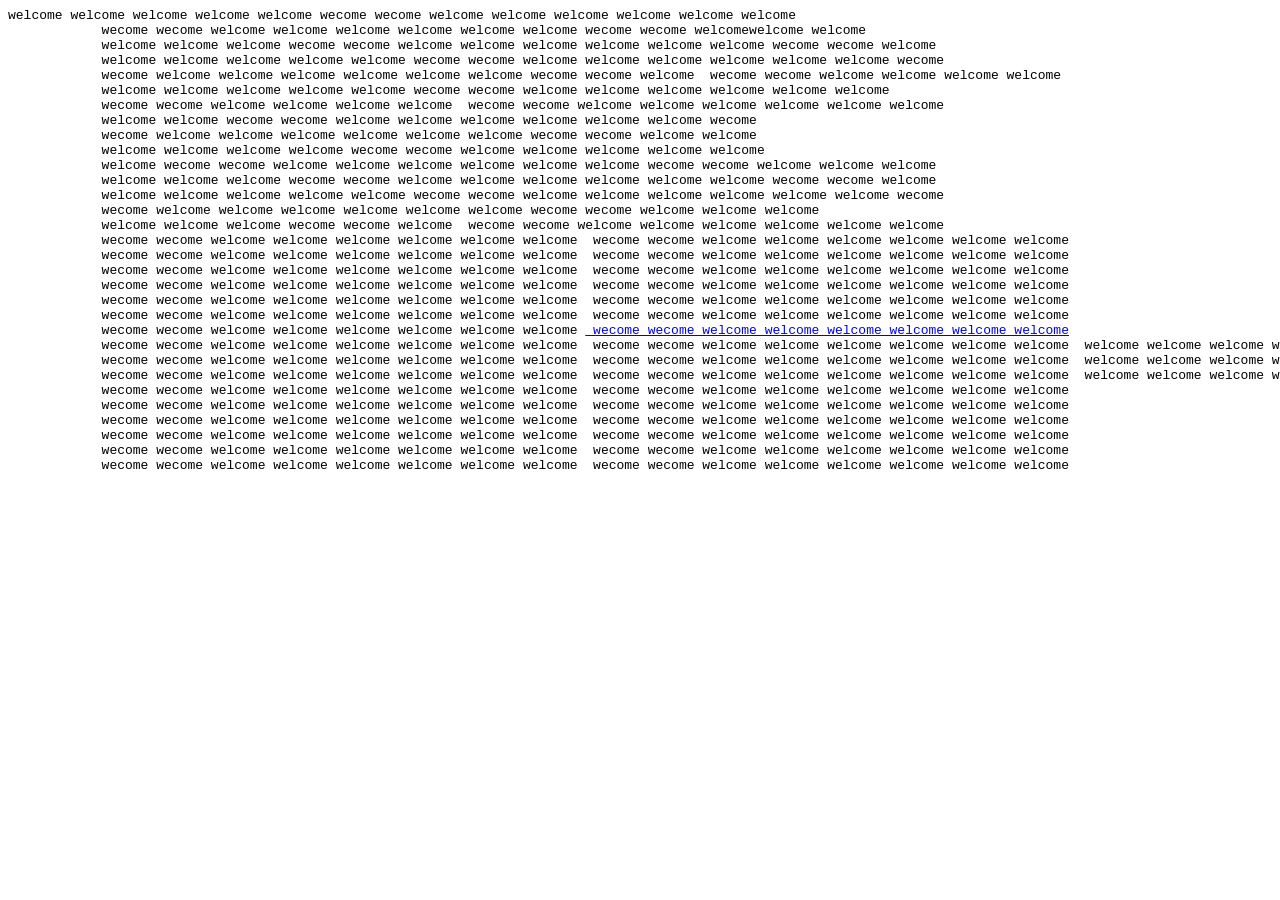
<file: whitley-darby-all-html-proj-2/sites/index.html>
<html>
    <head>
    <title>All Html</title>
    </head>

    <body>
        <pre>welcome welcome welcome welcome welcome wecome wecome welcome welcome welcome welcome welcome welcome 
            wecome wecome welcome welcome welcome welcome welcome welcome wecome wecome welcomewelcome welcome 
            welcome welcome welcome wecome wecome welcome welcome welcome welcome welcome welcome wecome wecome welcome 
            welcome welcome welcome welcome welcome wecome wecome welcome welcome welcome welcome welcome welcome wecome 
            wecome welcome welcome welcome welcome welcome welcome wecome wecome welcome  wecome wecome welcome welcome welcome welcome
            welcome welcome welcome welcome welcome wecome wecome welcome welcome welcome welcome welcome welcome 
            wecome wecome welcome welcome welcome welcome  wecome wecome welcome welcome welcome welcome welcome welcome
            welcome welcome wecome wecome welcome welcome welcome welcome welcome welcome wecome 
            wecome welcome welcome welcome welcome welcome welcome wecome wecome welcome welcome 
            welcome welcome welcome welcome wecome wecome welcome welcome welcome welcome welcome 
            welcome wecome wecome welcome welcome welcome welcome welcome welcome wecome wecome welcome welcome welcome 
            welcome welcome welcome wecome wecome welcome welcome welcome welcome welcome welcome wecome wecome welcome 
            welcome welcome welcome welcome welcome wecome wecome welcome welcome welcome welcome welcome welcome wecome 
            wecome welcome welcome welcome welcome welcome welcome wecome wecome welcome welcome welcome 
            welcome welcome welcome wecome wecome welcome  wecome wecome welcome welcome welcome welcome welcome welcome
            wecome wecome welcome welcome welcome welcome welcome welcome  wecome wecome welcome welcome welcome welcome welcome welcome
            wecome wecome welcome welcome welcome welcome welcome welcome  wecome wecome welcome welcome welcome welcome welcome welcome
            wecome wecome welcome welcome welcome welcome welcome welcome  wecome wecome welcome welcome welcome welcome welcome welcome
            wecome wecome welcome welcome welcome welcome welcome welcome  wecome wecome welcome welcome welcome welcome welcome welcome
            wecome wecome welcome welcome welcome welcome welcome welcome  wecome wecome welcome welcome welcome welcome welcome welcome
            wecome wecome welcome welcome welcome welcome welcome welcome  wecome wecome welcome welcome welcome welcome welcome welcome
            wecome wecome welcome welcome welcome welcome welcome welcome <a href="all-html-page-1.html"> wecome wecome welcome welcome welcome welcome welcome welcome</a> 
            wecome wecome welcome welcome welcome welcome welcome welcome  wecome wecome welcome welcome welcome welcome welcome welcome  welcome welcome welcome welcome w
            wecome wecome welcome welcome welcome welcome welcome welcome  wecome wecome welcome welcome welcome welcome welcome welcome  welcome welcome welcome welcome   e
            wecome wecome welcome welcome welcome welcome welcome welcome  wecome wecome welcome welcome welcome welcome welcome welcome  welcome welcome welcome welcome      l
            wecome wecome welcome welcome welcome welcome welcome welcome  wecome wecome welcome welcome welcome welcome welcome welcome                                           c
            wecome wecome welcome welcome welcome welcome welcome welcome  wecome wecome welcome welcome welcome welcome welcome welcome                                        o                                 
            wecome wecome welcome welcome welcome welcome welcome welcome  wecome wecome welcome welcome welcome welcome welcome welcome                                    m
            wecome wecome welcome welcome welcome welcome welcome welcome  wecome wecome welcome welcome welcome welcome welcome welcome                                 e
            wecome wecome welcome welcome welcome welcome welcome welcome  wecome wecome welcome welcome welcome welcome welcome welcome
            wecome wecome welcome welcome welcome welcome welcome welcome  wecome wecome welcome welcome welcome welcome welcome welcome</pre>

    


    </body>

</html>
</file>
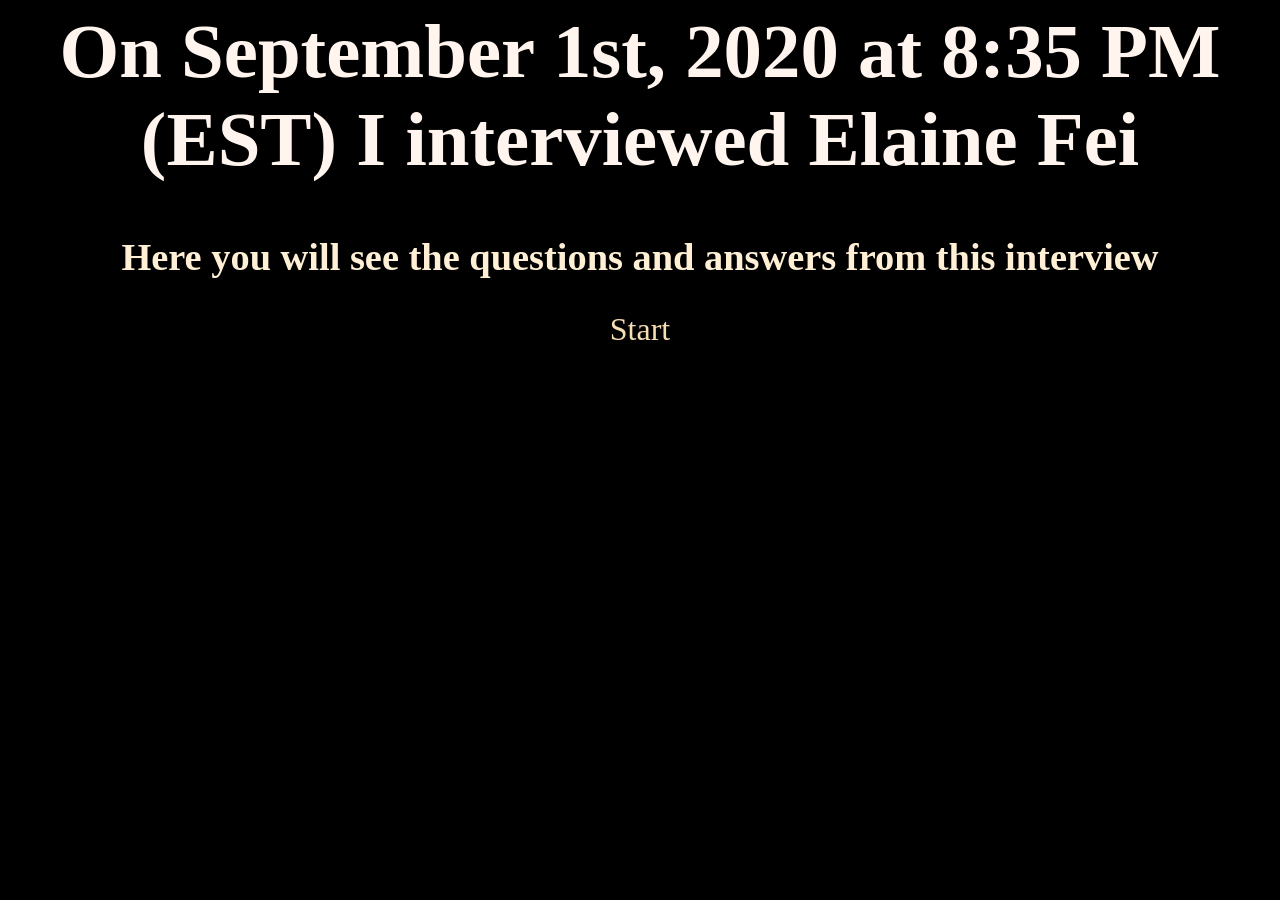
<file: whitley-darby-interview-proj-1/sites/index.html>
<html>
    <head>
        <title>Intro to Interview</title>

        <link rel="stylesheet" href="css/interviewstyle.css">
    </head>
    <body>
        <h1>On September 1st, 2020 at 8:35 PM (EST) I interviewed Elaine Fei</h1>
        <h2>Here you will see the questions and answers from this interview</h2>
    <div>
        <a href="interview-question1.html"> Start</a>
    </div>
    
    </body>
</html>
</file>
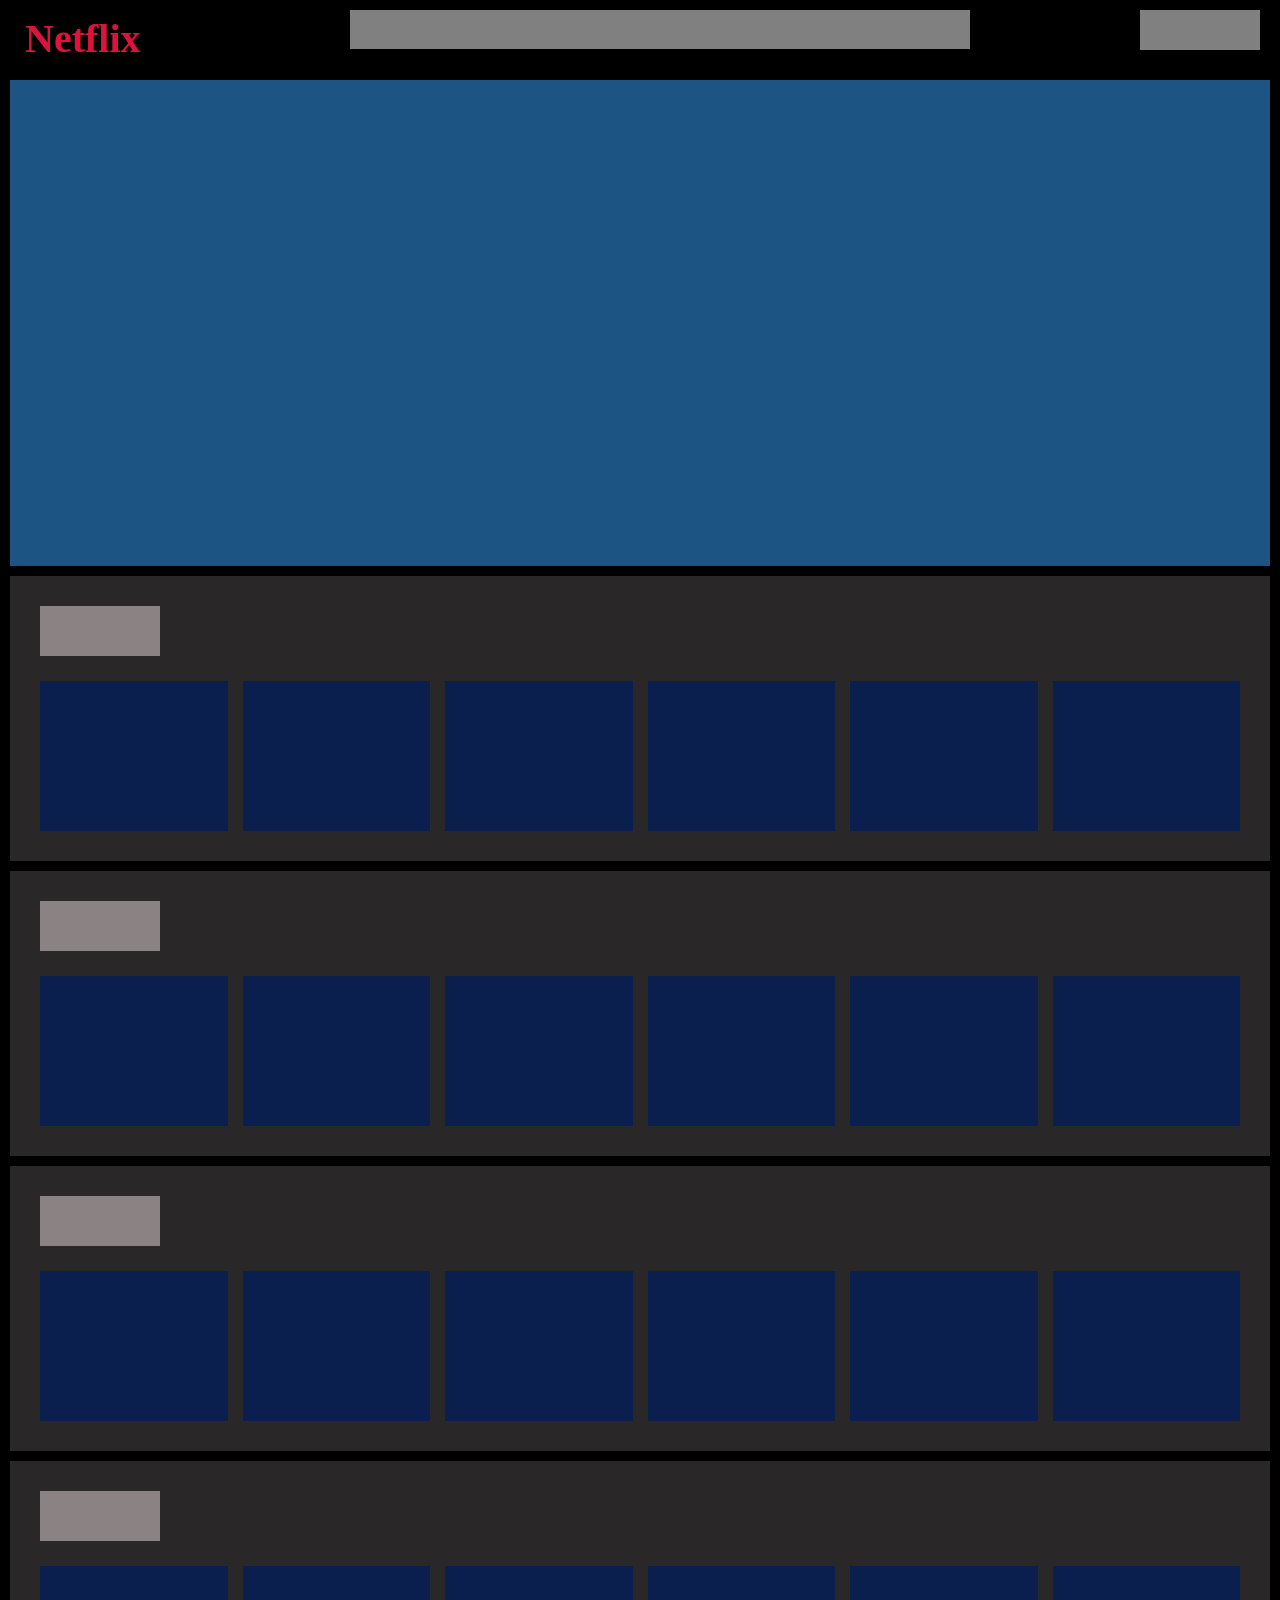
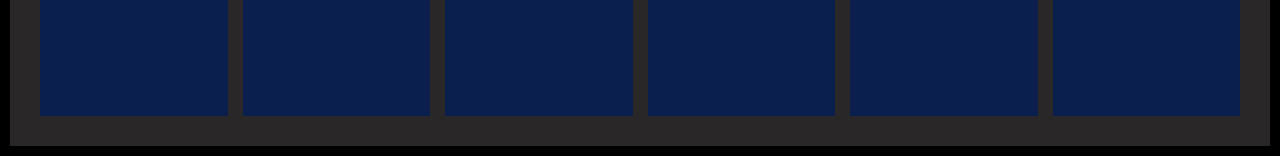
<file: whitley-darby-abstracted-web-proj-5/homepage.html>
<!DOCTYPE html>
<html>
    
    <head>
        <title>Abstracted Web</title>
        <meta name="viewport" content="width=device-width, initial-scale=1.0">
        <link rel="stylesheet" href="css/style.css">
    
    </head>

    <body>
       
        <nav>
            <h1 id="logo-home-page">Netflix</a></h1>
            <div id="search-bar"></div>
            <div id="manage-accounts"></div>
        </nav>
 
         <main>
 
             <section id="video-grid">
                 <div id="ad"></div>
 
                 <div class="all-videos">
                     <article class="video-category">
                         <header></header>
                         <ul>
                             <li></li>
                             <li></li>
                             <li></li>
                             <li></li>
                             <li></li>
                             <li></li>

                         </ul>
                     </article>
                     <article class="video-category">
                        <header></header>
                        <ul>
                            <li></li>
                            <li></li>
                            <li></li>
                            <li></li>
                            <li></li>
                            <li></li>

                        </ul>
                    </article>
                    <article class="video-category">
                        <header></header>
                        <ul>
                            <li></li>
                            <li></li>
                            <li></li>
                            <li></li>
                            <li></li>
                            <li></li>

                        </ul>
                    </article>

                </article>
                <article class="video-category">
                    <header></header>
                    <ul>
                        <li></li>
                        <li></li>
                        <li></li>
                        <li></li>
                        <li></li>
                        <li></li>

                    </ul>
                </article>
            </main>
    </body>

</html>
</file>
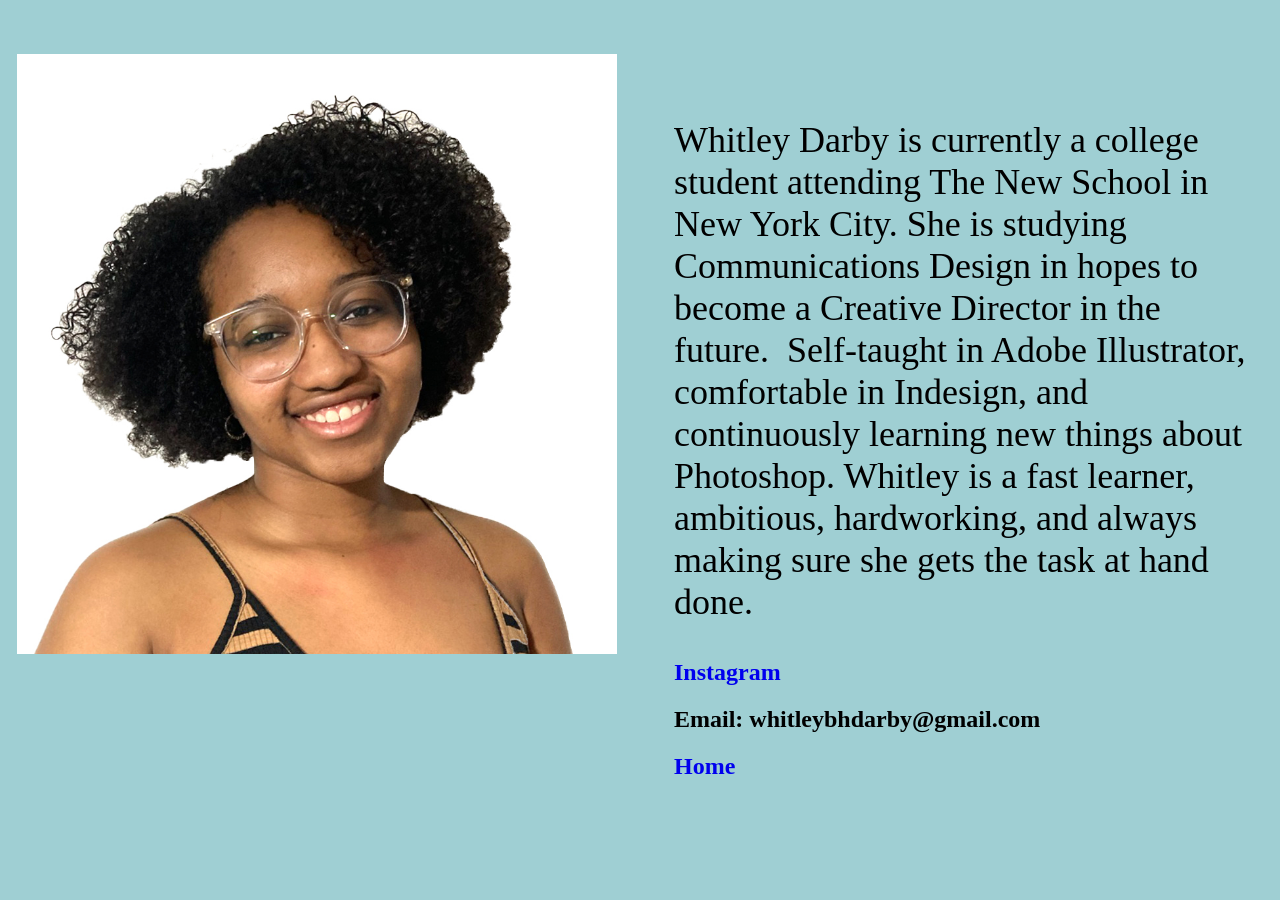
<file: whitley-darby-living-collection-proj-7/about-me.html>
<!DOCTYPE html>
<html> 
    <head>
        <title>Living Collection About Me</title>
        <meta name="viewport" content="width=device-width, initial-scale=1">
        <meta charset="UTF-8">
        
        <link rel="stylesheet" href="css/style.css">

    </head>
   
    <body>
        <section id="image-of-myself">
            <img src="assets/Darby_Whitley_ID Photo.JPG" width="600px" height="600px"  alt="Picture of Whitley Darby, the designer of this website">
        </section>
        
    <section id="bio">
        <p>Whitley Darby is currently a college student attending The New School in New York City. 
            She is studying Communications Design in hopes to become a Creative Director in the future. 
            Self-taught in Adobe Illustrator, comfortable in Indesign, and continuously learning new things 
            about Photoshop. Whitley is a fast learner, ambitious, hardworking, and always making sure she gets the task at hand done. 
        
        <h1><a href="https://www.instagram.com/shortifiedwhit/">Instagram</a></h1>

        <h1>Email: whitleybhdarby@gmail.com</h1>
           
        <h1> <a href="index.html">Home</a></h1>

        </p>
    </section>

    </body>
</file>
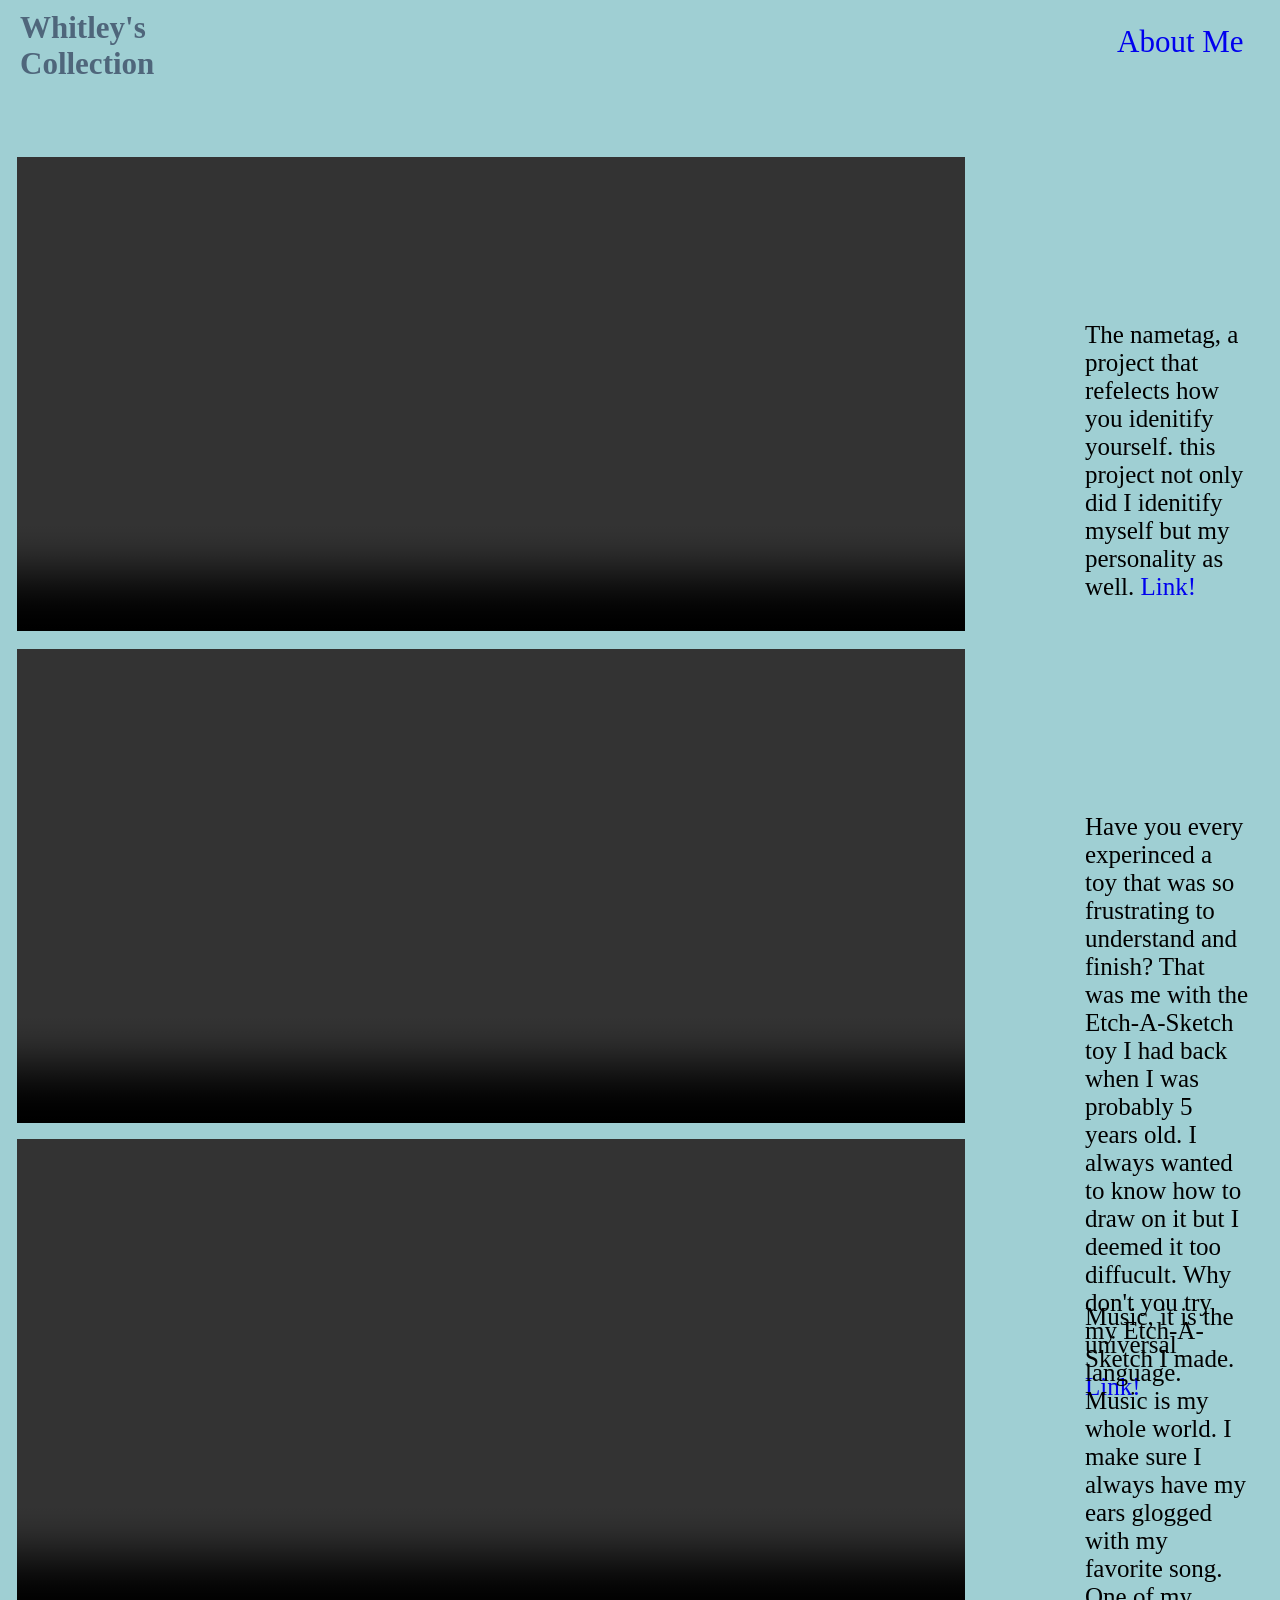
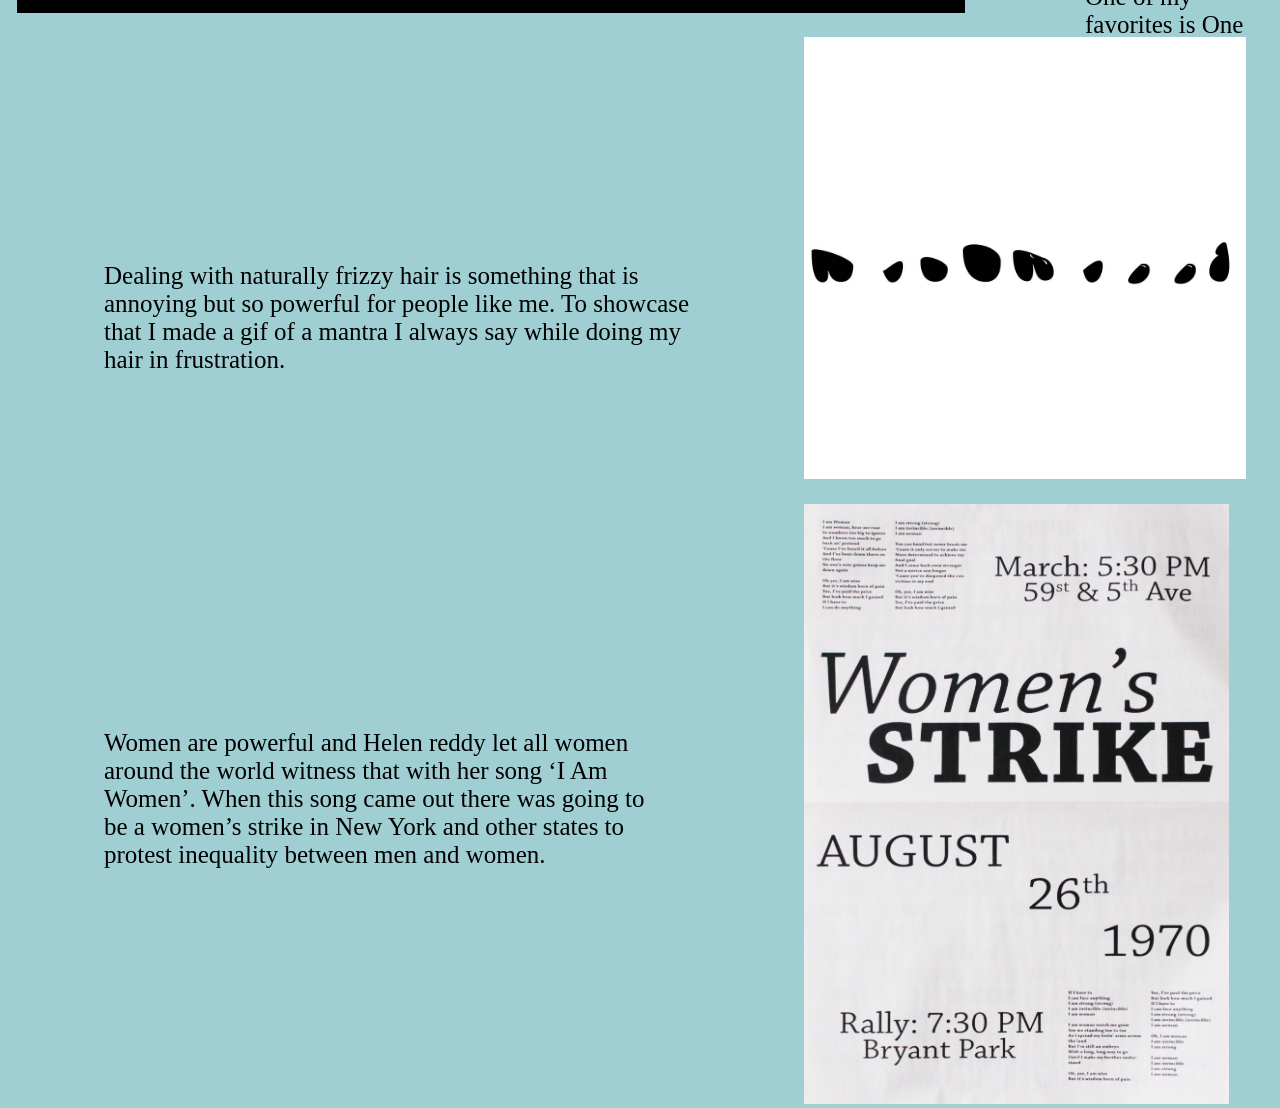
<file: whitley-darby-living-collection-proj-7/gallery-page.html>
<!DOCTYPE html>
<html> 
    <head>
        <title>Living Collection Gallery</title>
        <meta name="viewport" content="width=device-width, initial-scale=1">
        <meta charset="UTF-8">
        <meta name="description" content="Whitley's Github page for Core 1 interaction" />
        <meta name="keywords" content="HTML, CSS, JavaScript" />
        <meta property="og:type" content="website" />
        <meta property="og:title" content="Whitley's Github Page" />
        <meta property="og:description" content="Whitley's Github page for Core 1 interaction" />
        <meta property="og:url" content="https://github.com/whitleybhdarby/whitleybhdarby.github.io" />
        <link rel="stylesheet" href="css/style.css">

    </head>
   
    <body>
        
        <nav>
            <h1 id="logo-home-page">Whitley's Collection</a></h1>
            <a href="about-me.html"><div id="about-me">About Me</div></a>
        </nav>

        <section id="first-piece">
            <p> The nametag, a project that 
                refelects how you idenitify yourself. 
                this project not only did I 
                idenitify myself but my personality as well.

                <a href=https://whitleybhdarby.github.io/whitley-darby-name-tag-proj-3/index.html>Link!</a>
            </p>
            <video width="75%" height="100%" controls>
                <source src="assets/whitley-darby-nametag-project.mp4.mp4">
            </video>
        </section>

        <section id="second-piece">
            <p> Have you every experinced a toy that was
                so frustrating to understand and finish?
                That was me with the Etch-A-Sketch toy
                I had back when I was probably 5 years old.
                I always wanted to know how to draw on it
                but I deemed it too diffucult. Why don't you
                try my Etch-A-Sketch I made. <a href=https://whitleybhdarby.github.io/whitley-darby-toy-proj-6/index.html>Link!</a>
            </p>
            <video width="75%" height="100%" controls>
                <source src="assets/whitley-darby-toy-project.mp4.mp4">
            </video>
        </section>

        <section id="third-piece">
            <p> Music, it is the universal language.
                Music is my whole world. I make sure I always
                have my ears glogged with my favorite song.
                One of my favorites is One Way St by Jhené Aiko.
                All her songs take me to a whole other planet
                so in this project I transport you the what I 
                see/feel when I listen to her song. <a href=https://whitleybhdarby.github.io/whitley-darby-expressive-text-proj-4/index.html>Link!</a>
            </p>
            <video width="75%" height="100%" controls>
                <source src="assets/whitley-darby-expressive-type.mp4.mp4">
            </video>
        </section>

        <section id="forth-piece">
            <p> Dealing with naturally frizzy hair is something that is 
                annoying but so powerful for people like me. To showcase 
                that I made a gif of a mantra I always say while doing my 
                hair in frustration.  
            </p>
            <img src="assets/Whitley-Darby_Type_Project3B_01.gif" width="100%" height="100%" alt="gif of mantra I made based on my hair texture. I learned to love it because it makes me powerful">
        </section>

        <section id="fifth-piece">
            <p> Women are powerful and Helen reddy let all women 
                around the world witness that with her song ‘I Am Women’. 
                When this song came out there was going to be a women’s 
                strike in New York and other states to protest inequality 
                between men and women. 
                </p>
            <img src="assets/Whitley_Darby_Type_Proj5_Newspaper_1.jpg" width="425px" height="600px" alt="Poster based off Helen Reddy's song I am Women and protest that happened around the time the song came out.">
        </section>

    </body>
</file>
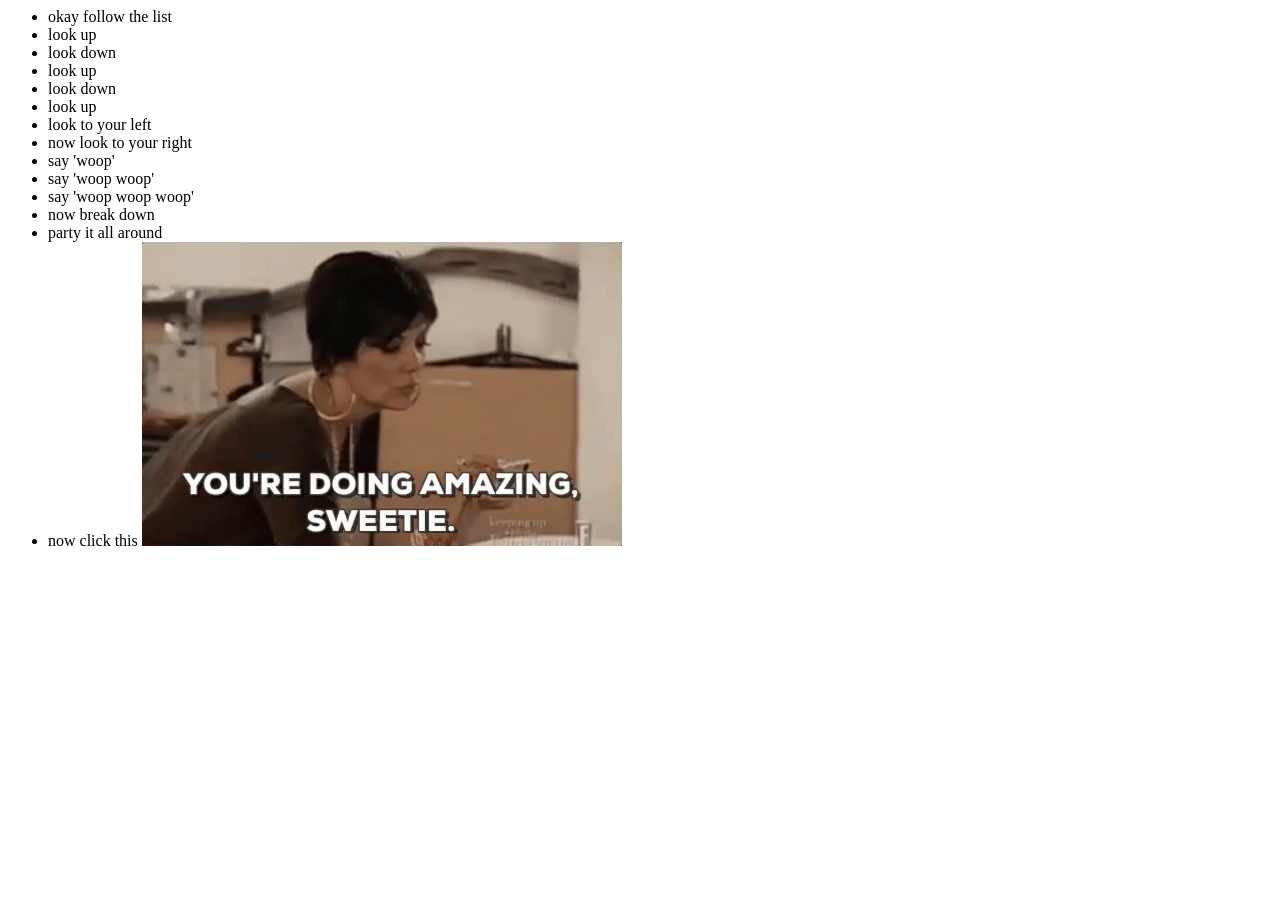
<file: whitley-darby-all-html-proj-2/sites/all-html-page-1.html>
<html>
    <head>
        <title></title>
    </head>

    <body>
        
        <ul>
            <li>okay follow the list</li>
            <li>look up</li>
            <li>look down</li>
            <li>look up</li>
            <li>look down</li>
            <li>look up</li>
            <li>look to your left</li>
            <li>now look to your right</li>
            <li> say 'woop'</li>
            <li>say 'woop woop'</li>
            <li>say 'woop woop woop'</li>
            <li>now break down</li>
            <li>party it all around</li>
            <li> now click this <a href="all-html-page-2.html"><img src="images/kuwk.gif"></a> </li>
            
        </ul>

    </body>
</html>
</file>
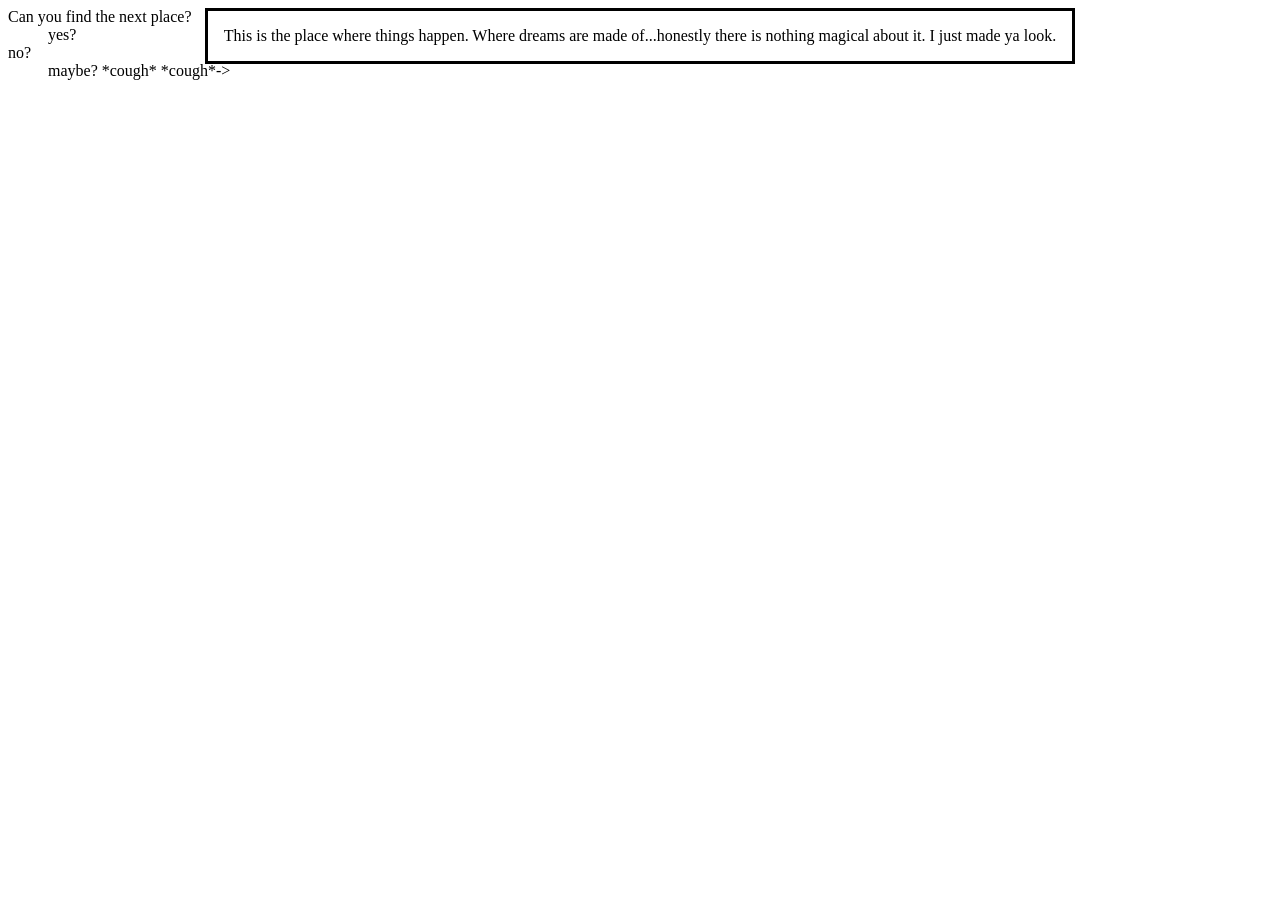
<file: whitley-darby-all-html-proj-2/sites/all-html-page-3.html>
<html>
    <head>
        <title>all-html3</title>
    </head>

    <body>
       <a href="all-html-page-4.html"> <dialog open>This is the place where things happen. Where dreams are made of...honestly
            there is nothing magical about it. I just made ya look.
        </dialog> </a>

        <dl>
            <dt>Can you find the next place?</dt>
            <dd>yes?</dd>
            <dt>no?</dt>
            <dd>maybe? *cough* *cough*-></dd>
          </dl>
        
    </body>
</html>
</file>
<file: css/style.css>
#list-container{
    width: 753px;
    height:973px;
}

h1{
    text-align: center;
    font-size: 50px;

}


ul {
    text-align: center;
    font-size: 26px;
    list-style: inside;
    padding: 45px;
    height: 300px ;
    width: 200px;
    background-color: rgb(206, 166, 197);
    border: 1.3px solid rgb(56, 56, 51);

  }
</file>
<file: whitley-darby-abstracted-web-proj-5/css/style.css>
body {
    background: black;
    margin: 0;
}

#start-page {
    width: 100%;
    height: 90px;
    background:black;
    padding: 10px 20px;
    box-sizing: border-box;
    display: flex;
    justify-content: space-between;
}   

nav {
    width: 100%;
    height: 70px;
    background:black;
    padding: 10px 20px;
    box-sizing: border-box;
    display: flex;
    justify-content: space-between;
}   



#logo {
    color: crimson;
    height: 100%;
    width: 150px;
    margin: 12px;
    font-size: 50px;
}

#logo-home-page {
    color: crimson;
    height: 100%;
    width: 150px;
    margin: 5px;
    font-size: 40px;
}

#search-bar {
    width: 50%;
    height: 78%;
    background: grey;
}

#manage-accounts {
    width: 120px;
    height: 80%;
    background: grey;
}

aside {
    flex-basis: 25%;
    margin-top: 159px;
    width: 98%;
}

aside ul {
    display: flex;
    justify-content: space-evenly;
   
}

aside li {
    list-style: none;
    padding: 4px;
    flex-basis: 15%;
}

aside li .profile-pic {
    align-items: flex-end;
    background: rgb(255, 255, 255);
    width: 100%;
    /* this is a trick to get containers that maintain aspect ratio */
    padding-bottom: 100%; 
}

.names {
    background: white;
    opacity: .2;
    height: 50px;
    margin-top: 20px;
}


.names {
    background: white;
    opacity: .2;
    height: 10px;
    margin-top: 10px;
}

/* aside .name-tags{
    display: flex;
    justify-content: space-evenly;
    height: 10px;
    opacity: .2;
} */

/* aside li div .names{
    align-items: flex-end;
    height: 100px;
    width: 100px;
}
 */

#video-grid {
    flex-basis: 75%;
    padding: 10px;
}

#ad {
    background: #1c5583;
    width: 100%;
    height: 486px;
}

.video-category {
    margin-top: 10px;
    background: #292727;
    padding: 30px;
}

.video-category ul {
    list-style: none;
    margin: 0;
    padding: 0;
}

.video-category header {
    width: 10%;
    height: 50px;
    background: rgb(139, 131, 131);
    margin-bottom: 25px;
}

.video-category ul {
    display: grid;
    grid-template-columns: repeat(6,1fr);
    column-gap: 15px;
    row-gap: 15px;
}

.video-category li {
    height: 150px;
    background: rgb(11, 31, 78);
}


/* mobile */
@media (max-width: 720px) {
    
    #logo-home-page {
        height: 50%;
        width: 120px;
        margin: 2px;
        font-size: 17px;
    }
    #search-bar {
        width: 40%;
        height: 30%;
    }

    #manage-accounts {
        width: 10%;
        height: 30%;
    }

    aside {
        flex-basis: 25%;
        margin-top: 159px;
        width: 98%;
    }
    
    aside li {
        list-style: none;
        padding: 4px;
        flex-basis: 15%;
    }

    aside li .profile-pic {
        align-items: flex-end;
        background: rgb(255, 255, 255);
        width: 115%;
        height: 50%;
        padding-bottom: 50%; 
    }
    .names {
        background: white;
        opacity: .2;
        height: 50px;
        width: 115%;
        margin-top: 10px;
    }
    /* aside li div {
        height: 100px;
    } */
    #ad {
        width: 100%;
        height: 286px;
    }
    #video-grid {
        flex-basis: 50%;
        padding: 10px;
    }
    .video-category header {
        width: 5%;
        height: 10px;
        margin-bottom: 15px;
    }
    .video-category {
        margin-top: 5px;
        padding: 5px;
    }
    .video-category li {
        height: 50px;
    }

    .video-category ul {
        grid-template-columns: repeat(6, 1fr);
        column-gap: 5px;
        row-gap: 5px;
    }

}

/* mobile */
@media (max-width: 375px) {
    #logo-home-page {
        height: 50%;
        width: 120px;
        margin: 2px;
        font-size: 17px;
    }
    #search-bar {
       display: none;
    }

    #manage-accounts {
        width: 10%;
        height: 30%;
    }

    aside {
        flex-basis: 25%;
        margin-top: 159px;
        width: 98%;
    }
    
    aside li {
        list-style: none;
        padding: 4px;
        flex-basis: 15%;
    }

    aside li .profile-pic {
        align-items: flex-end;
        background: rgb(255, 255, 255);
        width: 140%;
        height: 55%;
        padding-bottom: 50%; 
    }
    .names {
        background: white;
        opacity: .2;
        height: 40px;
        width: 140%;
        margin-top: 10px;
    }
    #ad {
        width: 100%;
        height: 186px;
    }
    #video-grid {
        flex-basis: 50%;
        padding: 10px;
    }
    .video-category header {
        width: 5%;
        height: 10px;
        margin-bottom: 15px;
    }
    .video-category {
        margin-top: 5px;
        padding: 5px;
    }
    .video-category li {
        height: 50px;
    }

    .video-category ul {
        grid-template-columns: repeat(6, 1fr);
        column-gap: 5px;
        row-gap: 5px;
    }

}
</file>
<file: whitley-darby-expressive-text-proj-4/Css/style.css>
#verse-1 p {
    text-align: center;
    font-size: 67px;
    height: 50vh;
    margin: 250px;

}

#verse-1 p:nth-child(1) {
    transform: skew(-30deg, -25deg);

}

#verse-1 p:nth-child(2) {
    transform: skew(30deg, 25deg);

}

#verse-1 p:nth-child(3) {
    transform: skew(30deg, 25deg);
}

#verse-1 p:nth-child(4) {
    transform: skew(30deg, 40deg);
}

#verse-1 p:nth-child(5) {
    transform: skew(-30deg, 25deg);
}

#verse-1 p:nth-child(6) {
    transform: skew(-25deg, 30deg);
}

#verse-2 p {
    text-align: center;
    font-size: 67px;
    height: 50vh;
    margin: 250px;
  
 
}

p:hover span {
    color:crimson;
    margin: .1px auto 0;
    font-size: 120px;
    -webkit-transition-timing-function: ease-in-out;
    -moz-transition-timing-function: ease-in-out;
    -o-transition-timing-function: ease-in-out;
    transition-timing-function: ease-in-out;
    cursor: pointer;
}
</file>
<file: whitley-darby-name-tag-proj-3/css/style.css>
body{
    background-color: silver;
}

#writing {
    position: absolute;
    left: 787px;
    top: 299px;
}

h5 {
    color: #000000;
    font-size: 36px;
    font-family: 'Tenali Ramakrishna', sans-serif;
}

#nametag-container{
    width: 753px;
    height:473px;
    background: #FFF1ED;
    margin: 20px auto 0;
    position: absolute;
    

}

#text {
    position: absolute;
    left: 0;
    top: 120px;
    padding-left: 40px; 
    z-index: 3;
}

h1,
h2 {
    /* text-align: left ; */
    color: #000000;
    font-size: 64px;
    font-family: 'Tenali Ramakrishna', sans-serif;
    line-height: 1;
    margin: 0;
}

h1{
    /* position: absolute;
    width: 318px;
    height: 95px;
    left: 50%;
    top: 136px;
    z-index: 3; */
}

h2{
    /* position: absolute;
    width: 616px;
    height: 95px;
    top: 183px;
    z-index: 3; */
}

#backcontainer{
    width: 753px;
    height:473px;
    background: #FFF1ED;
    margin: 540px auto 0;
    position: absolute;
    
}

#backcontainer:hover .barcode-container span {
    opacity: .5;
    transform: translateY(-10px);
}

#backtext{
    position: absolute;
    left: 0;
    top: 300px;
    padding-left: 284px; 
    z-index: 3;
}

h3,
h4 {
    text-align: center;
    color: #000000;
    font-size: 24px;
    font-family: 'Tenali Ramakrishna', sans-serif;   
    margin: 0;
  
}

/* h3{
    width:390px;
    height:29px;
    left: 505.3px;
    top: 920.5px;
}

h4{
    width:390px;
    height:29px;
    left: 505.3px;
    top: 956.5px;
} */


.barcode-container {
    text-align:center;
    box-sizing: border-box;
    height:115.5px;
    left: 489.3px;
    top: 768.5px;


}

#barcode{
    position: absolute;
    top: 160px;
    padding-left: 175px; 
    z-index: 3;
}
.barcode-container span {
    width:21px ;
    height:115px ;
    background: #000000;
    border: 1px solid #000000;
    display: inline-block;
    transition: all .7s ease-in-out;
}

#shapes {
    position: relative;
    z-index: 2;
}

.vectorshape-1 {
    position: absolute;
    width: 0;
    height:0;
    left: 0;
    top: 0px;
    border-top: 472.5px solid #FFFFFF;
    border-right: 752px solid transparent;
    transition: all .7s ease-in;
}

.vectorshape-2 {
    position: absolute;
    width: 0;
    height:0;
    left: 0;
    top: 0;
    border-bottom: 472.5px solid #000000;
    border-right: 753px solid transparent;
    transition: all .7s ease-in;
}

#shapes:hover .vectorshape-1 {
    opacity: .5;
    transform: translateY(-10px);
}

#shapes:hover .vectorshape-2 {
    opacity: .5;
    transform: translateY(-10px);
}
</file>
<file: whitley-darby-toy-proj-6/css/style.css>
body {
   background-color: rgb(215, 216, 173);
}

#toy-body {
    position: absolute;
    width: 673px;
    height: 678px;  
    left: 350px;
    background: #BD1414;
    border-radius: 60px;
}
.grid-container {
    margin-top: 30px;
    margin-right: 70px;
    margin-left: 20px;
    margin-bottom: 95px;
    width: 635px;
    height: 475px;
    display: inline-grid;
    grid-template-columns: repeat(20, 1fr);
    grid-template-rows: repeat(20, 1fr);
}
/* .screen span {
    position: absolute;
    width: 565px;
    height: 437px;
    left: 56px;
    top: 40px;
    background: #ECECEC;
    border-radius: 43px; 
} */

.square {
    background: grey;
}

.black {
    background: black;
}

.yellow {
    background: yellow;
}

.square[data-hovered="false"] {
    background: grey;
}

.right-knob span {
    position: absolute;
    width: 133px;
    height: 133px;
    left: 458px;
    top: 512px;
    background: #DFDADA;
    border-radius: 75px;
}

.left-knob span {
    position: absolute;
    width: 133px;
    height: 133px;
    left: 78px;
    top: 515px;
    background: #DFDADA;
    border-radius: 75px;
}

.inside-right-knob span {
    position: absolute;
    width: 98px;
    height: 98px;
    left: 476px;
    top: 530px;
    background: #FFFFFF;
    border-radius: 75px;
}

.inside-left-knob span {
    position: absolute;
    width: 96px;
    height: 98px;
    left: 97px;
    top: 533px;
    background: #FFFFFF;
    border-radius: 75px;
}

button {
    display: block;
    margin: auto;
    margin-top: 20px;
    padding: 15px;
    background-color: lavenderblush ;
    font-family: verdana, sans-serif;
    font-size: 15px;
    border-radius: 7px;
}

#instructions {
    background-color: rgb(215, 216, 173);
    position: absolute;
    width: 300px;
    height: 98px;
    left: 41px;
    top: 135px;
}

h1 {
    color: maroon;
    font-size: 44px;
    margin: auto;
}

#instructions p {
    font-size: 20px;
}

#why-you-can-not-draw-what-you-want {
    background-color: rgb(215, 216, 173);
    position: absolute;
    width: 300px;
    height: 98px;
    left: 1070px;
    top: 590px;

}

#why-you-can-not-draw-what-you-want p {
    font-size: 10px;
}

/* mobile */
@media (max-width: 375px) {
    #toy-body {
        position: absolute;
        width: 629px;
        height: 678px; 
        top: 322px; 
        left: 11px;
        background: #BD1414;
        border-radius: 60px;
    }
    .grid-container {
        margin-top: 38px;
        margin-right: 70px;
        margin-left: 23px;
        margin-bottom: 82px;
        width: 583px;
        height: 475px;
        display: inline-grid;
        grid-template-columns: repeat(20, 1fr);
        grid-template-rows: repeat(20, 1fr);
    }

    .right-knob span {
        position: absolute;
        width: 133px;
        height: 133px;
        left: 449px;
        top: 527px;
        background: #DFDADA;
        border-radius: 75px;
    }
    
    .left-knob span {
        position: absolute;
        width: 133px;
        height: 133px;
        left: 64px;
        top: 527px;
        background: #DFDADA;
        border-radius: 75px;
    }
    
    .inside-right-knob span {
        position: absolute;
        width: 98px;
        height: 98px;
        left: 467px;
        top: 545px;
        background: #FFFFFF;
        border-radius: 75px;
    }
    
    .inside-left-knob span {
        position: absolute;
        width: 96px;
        height: 98px;
        left: 83px;
        top: 544px;
        background: #FFFFFF;
        border-radius: 75px;
    }

    #instructions {
        background-color: rgb(215, 216, 173);
        position: absolute;
        width: 414px;
        height: 98px;
        left: 141px;
        top: 87px;
    }
    #why-you-can-not-draw-what-you-want {
        background-color: rgb(215, 216, 173);
        position: absolute;
        width: 300px;
        height: 98px;
        left: 172px;
        top: 1030px;
    
    }
}
</file>
<file: whitley-darby-interview-proj-1/sites/css/interviewstyle.css>
body{
    background-color: black;
}

h1 {
    color: seashell;
    font-family: Cambria, Cochin, Georgia, Times, 'Times New Roman', serif;
    text-align: center;
    font-size: 6vw;
}

h2 {
    color: papayawhip;
    font-family: Cambria, Cochin, Georgia, Times, 'Times New Roman', serif;
    text-align: center;
    font-size: 3vw;

}

p  {
    color: papayawhip;
    font-family: Cambria, Cochin, Georgia, Times, 'Times New Roman', serif;
    text-align: center;
    font-size: 3vw;
}

pre  {
    color: papayawhip;
    font-family: Cambria, Cochin, Georgia, Times, 'Times New Roman', serif;
    text-align: center;
    font-size: 3vw;
}

a  {
    color: wheat;
    font-family: Cambria, Cochin, Georgia, Times, 'Times New Roman', serif;
    text-align: center;
    font-size: 2.5vw;
   
}

div a {
    text-align: center;
    display: block;
    margin: 0 auto;
}

a  {
    text-decoration: none;
}

a:hover {
    text-decoration: underline;
    color: whitesmoke;
}

img {
    text-align: center;
    display: block;
    margin: 0 auto;
    width: 350px;
    height: 250px;
}
</file>
<file: whitley-darby-living-collection-proj-7/css/style.css>
body{
    background-color:rgb(159, 207, 211);
}
.content {
    position: fixed;
    bottom: 0;
    left: 0;
    background: rgba(0, 0, 0, 0.322);
    color: #f1f1f1;
    width: 100%;
  }

header{
    font-size: 36px;
    margin: 6px;
}

.content p {
    font-size: 19px;
    margin: 12px;
}

a { 
    text-decoration: none;
}

nav {
    width: 100%;
    height: 70px;
    background:rgb(159, 207, 211);
    padding: 10px 20px;
    box-sizing: border-box;
    display: flex;
    justify-content: space-between;
}   

#logo-home-page {
    color: rgba(71, 90, 114, 0.904);
    height: 100%;
    width: 150px;
    margin: -8px;
    font-size: 31px;
}

#about-me {
    width: 129px;
    height: 80%;
    font-size: 31px;
    margin: 6px;
}
#image-of-myself  {
    position: relative;
    top: 46px;
    left: 9px;
}

#bio {
    position: absolute;
    top: 83px;
    left: 674px;
    right: 32px;
}

p {
    font-size: 36px;
}


#home-video {
    position: fixed;
    right: -278px;
    bottom: -243px;
    min-width: 100%;
    min-height: 100%;
}

#first-piece {
    position: relative;
    top: 79px;
    left: 9px;
}

#second-piece {
    position: relative;
    top: 93px;
    left: 9px;
}

#third-piece {
    position: relative;
    top: 105px;
    left: 9px;
}

#forth-piece {
    position: relative;
    margin-right: 65%;
    top: 125px;
    right: -796px;
}

#fifth-piece {
    position: relative;
    margin-right: 65%;
    top: 146px;
    right: -796px;
}


#first-piece p {
    position: absolute;
    font-size: 25px;
    top: 139px;
    left: 1068px;
    right: 32px;
}

#second-piece p {
    position: absolute;
    font-size: 25px;
    top: 139px;
    left: 1068px;
    right: 32px;
}

#third-piece p {
    position: absolute;
    font-size: 25px;
    top: 139px;
    left: 1068px;
    right: 32px;
}

#forth-piece p {
    position: absolute;
    font-size: 25px;
    top: 200px;
    left: -700px;
    right: 550px;
}

#fifth-piece p {
    position: absolute;
    font-size: 25px;
    top: 200px;
    left: -700px;
    right: 576px;
}

/* mobile */
@media (max-width: 768px) {
    #home-video {
        object-fit: fill;
        position: fixed;
        right: -687px;
        bottom: -14px;
        min-width: 100%;
        min-height: 100%;
    }

    #about-me {
        width: 37px;
        height: 80%;
        font-size: 31px;
        margin: 6px;
    }
    
    #image-of-myself  {
        position: relative;
        top: 46px;
        left: 165px;
    }
    
    #bio {
        position: absolute;
        top: 639px;
        left: 8px;
        right: -217px;
    }

    #first-piece {
        position: relative;
        top: 79px;
        left: 9px;
    }
    
    #second-piece {
        position: relative;
        top: 93px;
        left: 9px;
    }
    
    #third-piece {
        position: relative;
        top: 105px;
        left: 9px;
    }
    
    #forth-piece {
        position: relative;
        margin-right: 65%;
        top: 125px;
        right: -715px;
    }
    
    #fifth-piece {
        position: relative;
        margin-right: 65%;
        top: 146px;
        right: -553px;
    }
    
    
    #first-piece p {
        position: absolute;
        font-size: 25px;
        top: 24px;
        left: 602px;
        right: -174px;
    }
    
    #second-piece p {
        position: absolute;
        font-size: 25px;
        top: -20px;
        left: 602px;
        right: -212px;
    }
    
    #third-piece p {
        position: absolute;
        font-size: 25px;
        top: -18px;
        left: 602px;
        right: -211px;
    }
    
    #forth-piece p {
        position: absolute;
        font-size: 25px;
        top: 50px;
        left: -590px;
        right: 347px;
    }
    
    #fifth-piece p {
        position: absolute;
        font-size: 25px;
        top: 200px;
        left: -501px;
        right: 302px;
    }
}



/* mobile */
@media (max-width: 375px) {
       #home-video {
        position: fixed;
        right: -417px;
        bottom: -76px;
        min-width: 100%;
        min-height: 100%;
    }

    #about-me {
        width: 37px;
        height: 80%;
        font-size: 31px;
        margin: 6px;
    }

    #image-of-myself  {
        position: relative;
        top: 46px;
        left: -14px;
    }
    
    #bio {
        position: absolute;
        top: 639px;
        left: 8px;
        right: -217px;
    }

    #first-piece {
        position: relative;
        top: 47px;
        left: 62px;
    }
    
    #second-piece {
        position: relative;
        top: 133px;
        left: 62px;
    }
    
    #third-piece {
        position: relative;
        top: 264px;
        left: 62px;
    }
    
    #forth-piece {
        position: relative;
        max-width: 100%;
        height: auto;
        top: 432px;
        left: 62px;
    }
    
    #fifth-piece {
        position: relative;
        margin-right: 232%;
        top: 499px;
        left: -9px;
    }
    
    
    #first-piece p {
        position: absolute;
        font-size: 14px;
        top: 126px;
        left: 5px;
        right: 90px;
    }
    
    #second-piece p {
        position: absolute;
        font-size: 14px;
        top: 128px;
        left: 5px;
        right: 90px;
    }
    
    #third-piece p {
        position: absolute;
        font-size: 14px;
        top: 131px;
        left: 5px;
        right: 90px;
    }
    
    #forth-piece p {
        position: absolute;
        font-size: 14px;
        top: -19px;
        left: 136px;
        right: -138px;
    }
    
    #fifth-piece p {
        position: absolute;
        font-size: 14px;
        top: 598px;
        left: 7px;
        right: -428px;
    }
}
</file>
